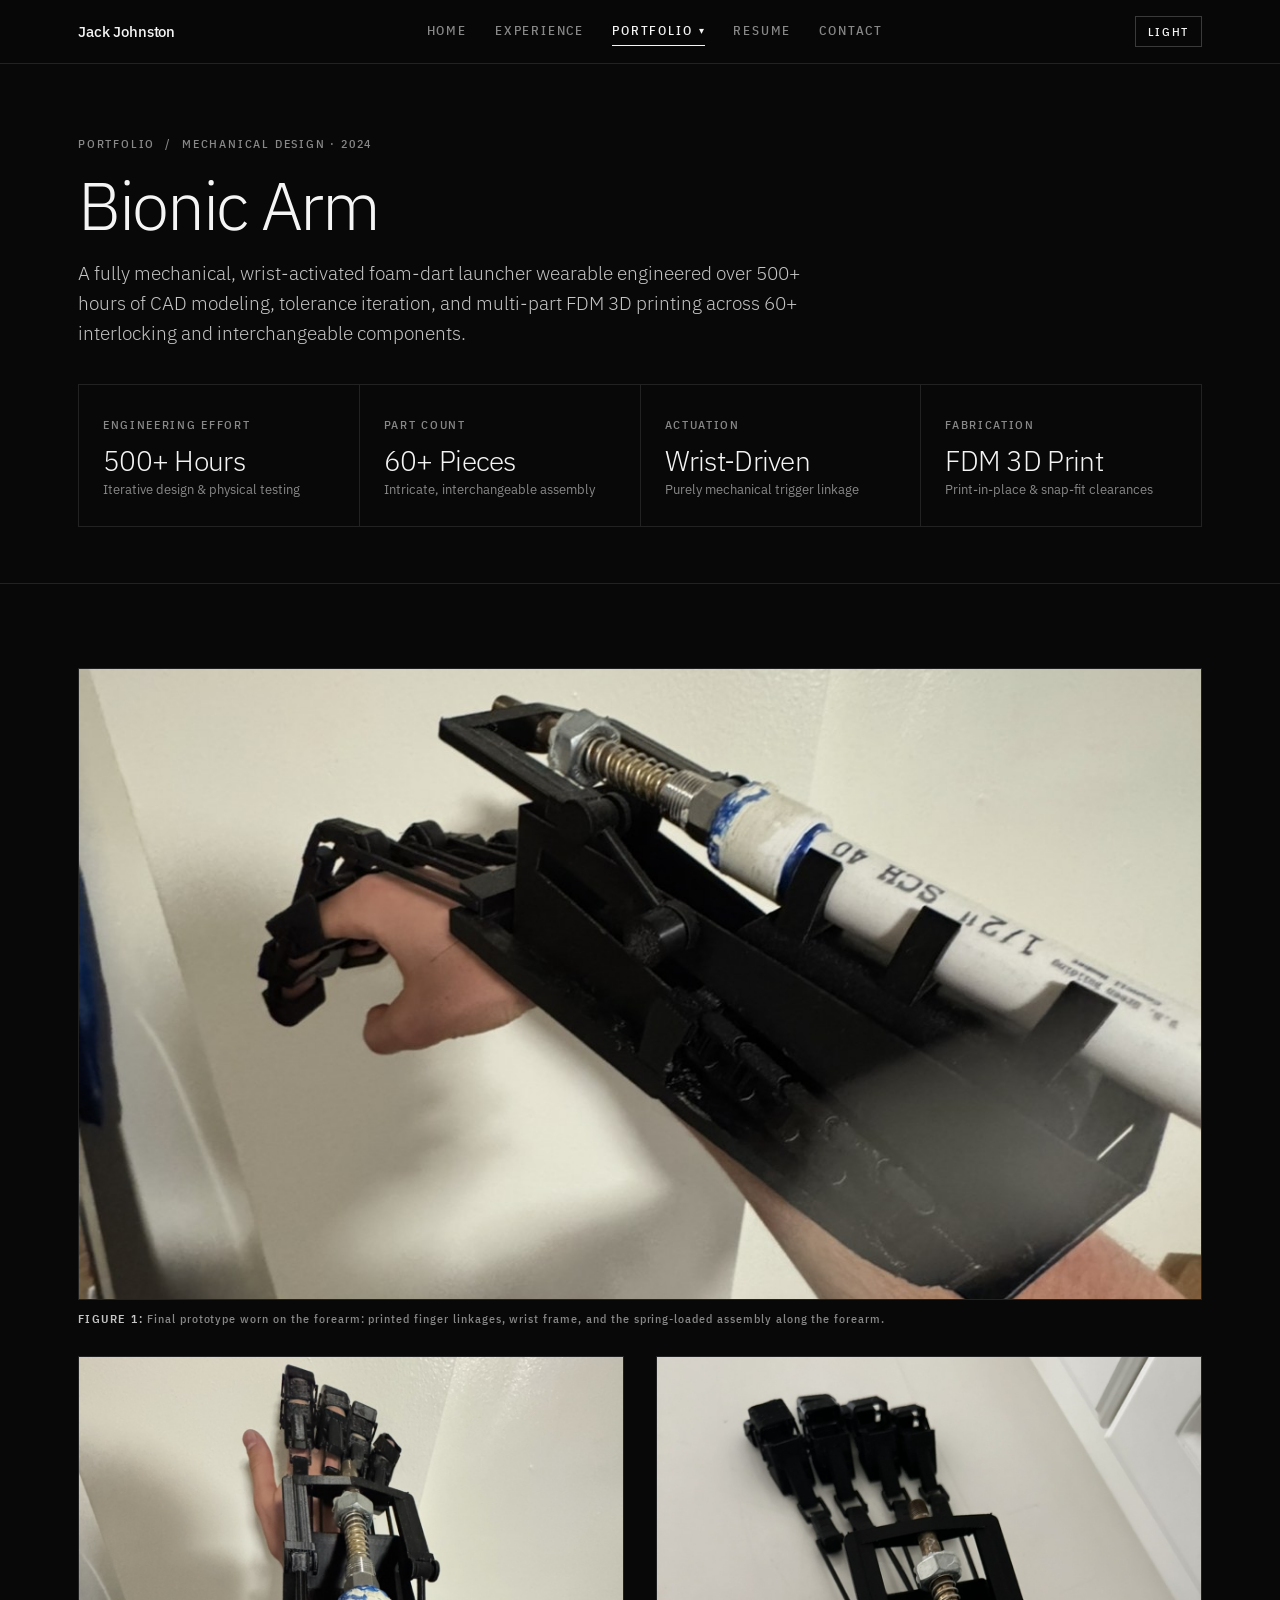
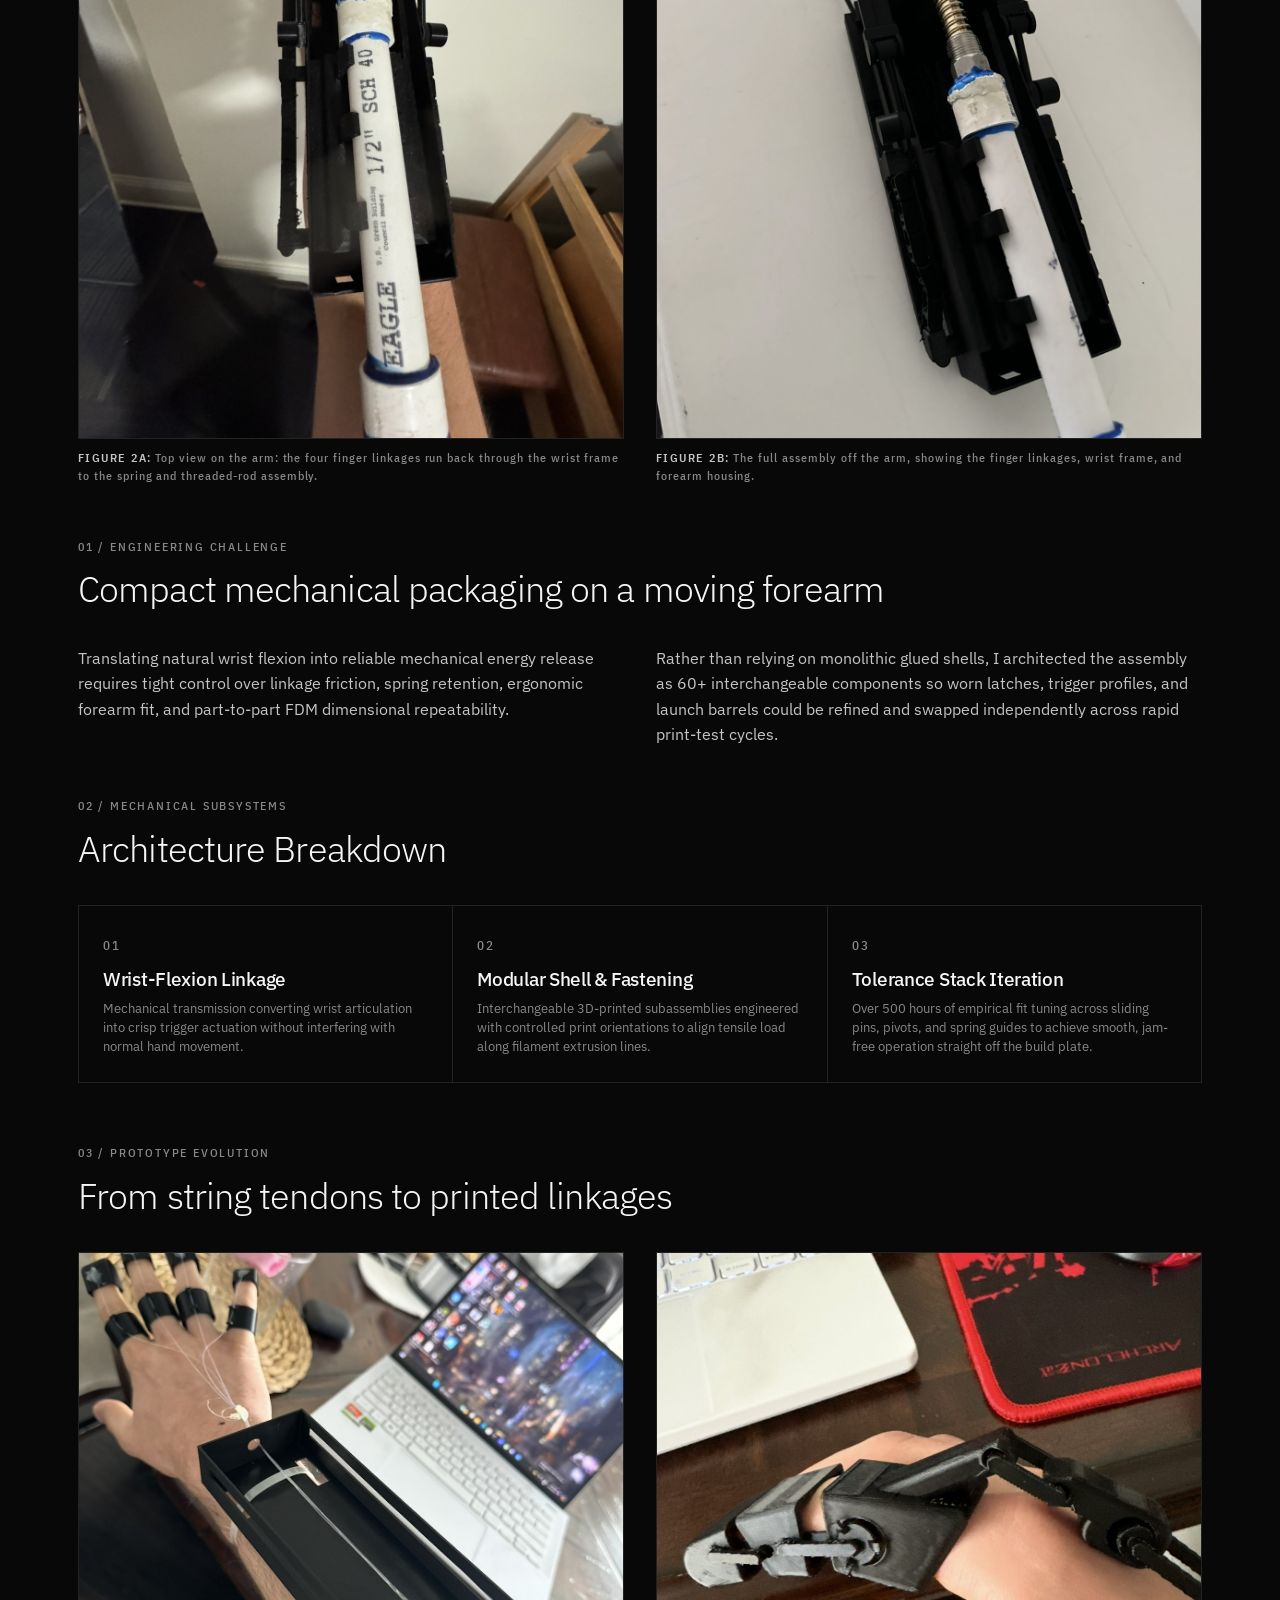
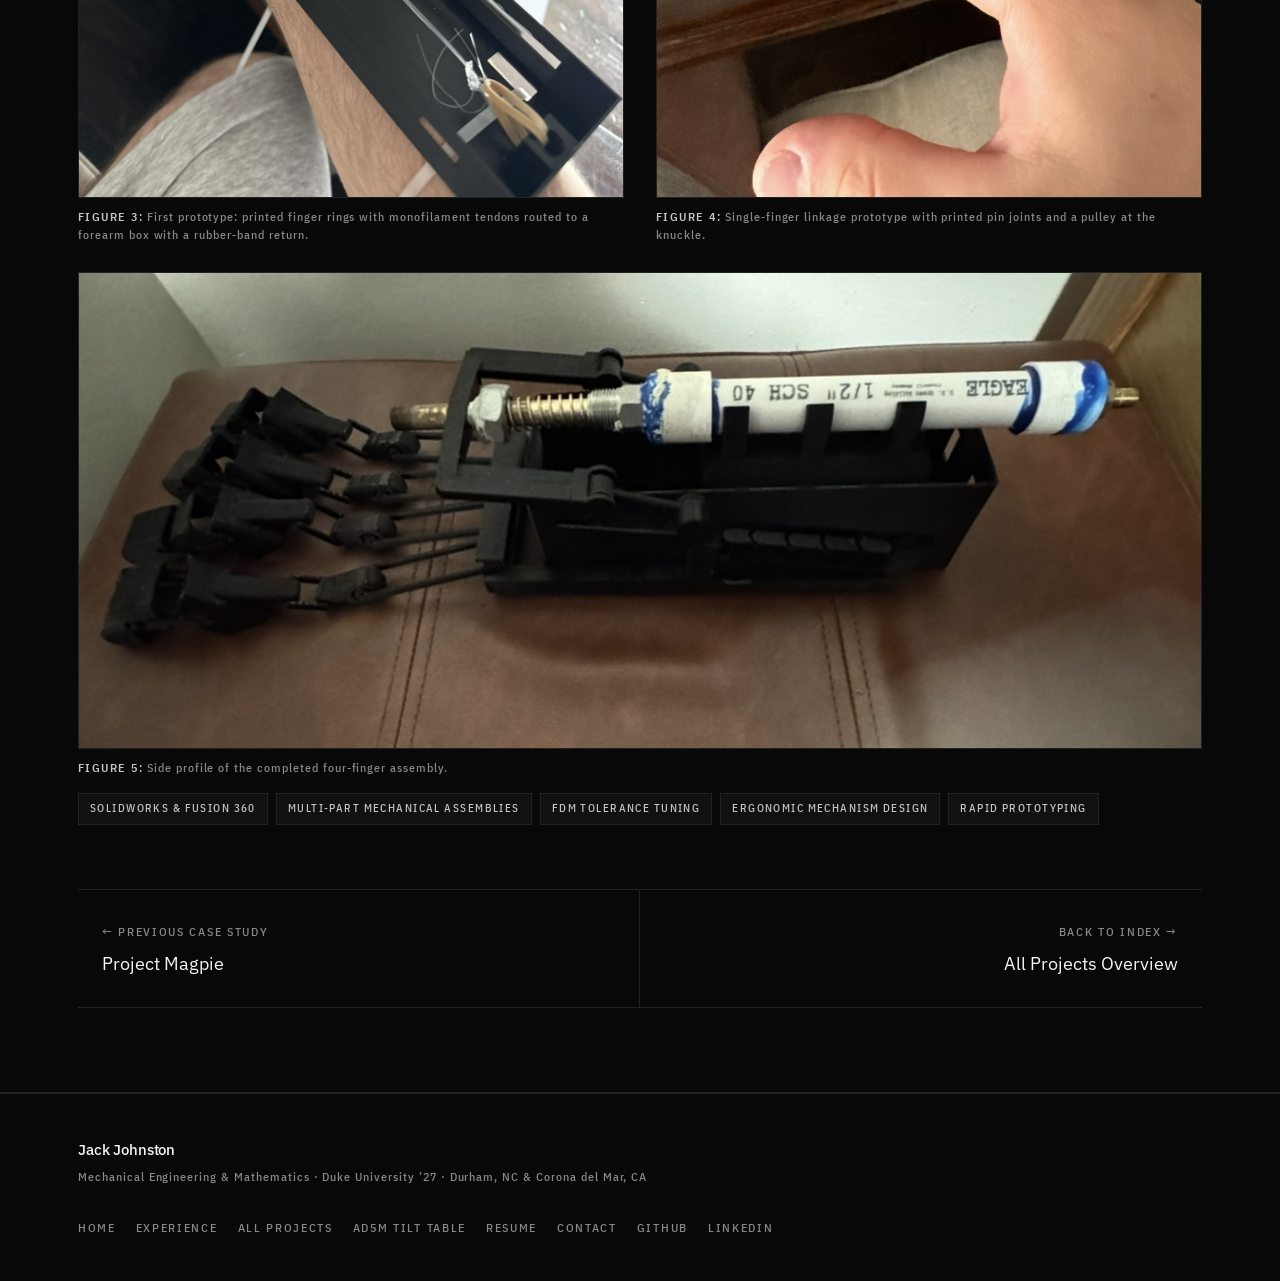
<file: bionic-arm.html>
<!DOCTYPE html>
<html lang="en" data-theme="dark">
<head>
  <meta charset="UTF-8">
  <meta name="viewport" content="width=device-width, initial-scale=1.0">
  <title>Bionic Arm — Jack Johnston</title>
  <link rel="preconnect" href="https://fonts.googleapis.com">
  <link rel="preconnect" href="https://fonts.gstatic.com" crossorigin>
  <link href="https://fonts.googleapis.com/css2?family=IBM+Plex+Sans+Condensed:wght@400;500;600&family=IBM+Plex+Sans:wght@300;400;500;600&display=swap" rel="stylesheet">
  <link rel="stylesheet" href="styles.css">
</head>
<body>
  <header class="site-header">
    <div class="container nav-inner">
      <a href="index.html" class="brand">Jack Johnston</a>
      <nav class="nav-links" aria-label="Primary">
        <a href="index.html" class="nav-link">Home</a>
        <a href="experience.html" class="nav-link">Experience</a>
        <div class="nav-dropdown">
          <button type="button" class="nav-link active" data-dropdown-trigger aria-haspopup="true">
            Portfolio <span class="dropdown-caret">&#9662;</span>
          </button>
          <div class="dropdown-menu" role="menu">
            <a href="projects.html" class="dropdown-item" role="menuitem">
              <span class="dropdown-title">All Projects Overview</span>
              <span class="dropdown-sub">Index &amp; Specification Matrix</span>
            </a>
            <a href="tilt-table.html" class="dropdown-item" role="menuitem">
              <span class="dropdown-title">3-D Printer 5-Axis Modular Upgrade</span>
              <span class="dropdown-sub">Flagship &middot; Rev. V6 &middot; Klipper</span>
            </a>
            <a href="magpie.html" class="dropdown-item" role="menuitem">
              <span class="dropdown-title">Project Magpie</span>
              <span class="dropdown-sub">MagPick MP-340 &middot; Sorting Robot</span>
            </a>
            <a href="bionic-arm.html" class="dropdown-item active" role="menuitem">
              <span class="dropdown-title">Bionic Arm</span>
              <span class="dropdown-sub">60+ Parts &middot; 500+ Hours</span>
            </a>
          </div>
        </div>
        <a href="resume.html" class="nav-link">Resume</a>
        <a href="contact.html" class="nav-link">Contact</a>
      </nav>
      <div class="nav-actions">
        <button type="button" class="theme-toggle" data-theme-toggle>Light</button>
        <button type="button" class="mobile-menu-btn" data-mobile-toggle>Menu</button>
      </div>
    </div>
  </header>

  <nav class="mobile-drawer" data-mobile-drawer aria-label="Mobile Navigation">
    <a href="index.html" class="">Home</a>
    <a href="experience.html" class="">Experience</a>
    <a href="projects.html" class="">Portfolio &mdash; All Projects</a>
    <a href="tilt-table.html" class="sub">3-D Printer 5-Axis Modular Upgrade</a>
    <a href="magpie.html" class="sub">Project Magpie</a>
    <a href="bionic-arm.html" class="sub active">Bionic Arm</a>
    <a href="resume.html" class="">Resume</a>
    <a href="contact.html" class="">Contact</a>
  </nav>

  <main>

    <section class="page-hero">
      <div class="container">
        <div class="breadcrumb">
          <a href="projects.html" class="eyebrow">Portfolio</a>
          <span class="eyebrow">/</span>
          <span class="eyebrow">Mechanical Design &middot; 2024</span>
        </div>
        <h1>Bionic Arm</h1>
        <p class="lead" style="max-width:740px;margin-top:18px;">
          A fully mechanical, wrist-activated foam-dart launcher wearable engineered over 500+
          hours of CAD modeling, tolerance iteration, and multi-part FDM 3D printing across 60+
          interlocking and interchangeable components.
        </p>

        <div class="hairline-grid cols-4" style="margin-top:36px;">
          <div class="hairline-cell"><span class="label">Engineering Effort</span><div class="metric-val">500+ Hours</div><div class="metric-sub">Iterative design &amp; physical testing</div></div>
          <div class="hairline-cell"><span class="label">Part Count</span><div class="metric-val">60+ Pieces</div><div class="metric-sub">Intricate, interchangeable assembly</div></div>
          <div class="hairline-cell"><span class="label">Actuation</span><div class="metric-val">Wrist-Driven</div><div class="metric-sub">Purely mechanical trigger linkage</div></div>
          <div class="hairline-cell"><span class="label">Fabrication</span><div class="metric-val">FDM 3D Print</div><div class="metric-sub">Print-in-place &amp; snap-fit clearances</div></div>
        </div>
      </div>
    </section>

    <section class="section">
      <div class="container">
        <div style="margin-bottom:28px;">
          <figure class="figure-card">
  <div class="photo-slot ratio-16-9" data-photo-slot="bionic-hero" data-default-src="images/bionic-hero.jpg" data-default-bw="false">
    <img class="slot-img" alt="Bionic arm prototype worn on the forearm, side view">
    <div class="slot-placeholder">
      <span class="eyebrow">Prototype Photo &middot; Hero</span>
      <div class="slot-title">Bionic Arm — Complete Wearable Assembly</div>
      <div class="slot-desc">Place images/bionic-hero.jpg in images/ (or drag a photo here) showing the assembled wrist-mounted mechanism.</div>
      <button type="button" class="btn btn-sm" data-slot-upload>Select or Drop Photo</button>
    </div>
    <div class="slot-controls">
      <button type="button" class="slot-ctrl-btn" data-slot-bw>B&amp;W</button>
      <button type="button" class="slot-ctrl-btn" data-slot-fit>Fit</button>
      <button type="button" class="slot-ctrl-btn" data-slot-upload>Replace</button>
      <button type="button" class="slot-ctrl-btn" data-slot-clear>Clear</button>
    </div>
    <input type="file" accept="image/*" class="slot-input">
  </div>
  <figcaption class="caption"><strong>Figure 1:</strong> Final prototype worn on the forearm: printed finger linkages, wrist frame, and the spring-loaded assembly along the forearm.</figcaption>
</figure>
        </div>

        <div class="grid-2" style="margin-bottom:48px;">
          <figure class="figure-card">
  <div class="photo-slot ratio-4-5" data-photo-slot="bionic-detail-1" data-default-src="images/bionic-detail-1.jpg" data-default-bw="false">
    <img class="slot-img" alt="Top view of the bionic arm worn on the forearm">
    <div class="slot-placeholder">
      <span class="eyebrow">Detail Photo 1</span>
      <div class="slot-title">Internal Trigger &amp; Spring Linkage</div>
      <div class="slot-desc">Place images/bionic-detail-1.jpg in images/ showing internal gears, ratchets, or trigger mechanics.</div>
      <button type="button" class="btn btn-sm" data-slot-upload>Select or Drop Photo</button>
    </div>
    <div class="slot-controls">
      <button type="button" class="slot-ctrl-btn" data-slot-bw>B&amp;W</button>
      <button type="button" class="slot-ctrl-btn" data-slot-fit>Fit</button>
      <button type="button" class="slot-ctrl-btn" data-slot-upload>Replace</button>
      <button type="button" class="slot-ctrl-btn" data-slot-clear>Clear</button>
    </div>
    <input type="file" accept="image/*" class="slot-input">
  </div>
  <figcaption class="caption"><strong>Figure 2A:</strong> Top view on the arm: the four finger linkages run back through the wrist frame to the spring and threaded-rod assembly.</figcaption>
</figure>
          <figure class="figure-card">
  <div class="photo-slot ratio-4-5" data-photo-slot="bionic-detail-2" data-default-src="images/bionic-detail-2.jpg" data-default-bw="false">
    <img class="slot-img" alt="Bionic arm assembly laid flat, top view">
    <div class="slot-placeholder">
      <span class="eyebrow">Detail Photo 2</span>
      <div class="slot-title">Exploded / Modular Component Layout</div>
      <div class="slot-desc">Place images/bionic-detail-2.jpg in images/ showing the 60+ modular interchangeable printed parts.</div>
      <button type="button" class="btn btn-sm" data-slot-upload>Select or Drop Photo</button>
    </div>
    <div class="slot-controls">
      <button type="button" class="slot-ctrl-btn" data-slot-bw>B&amp;W</button>
      <button type="button" class="slot-ctrl-btn" data-slot-fit>Fit</button>
      <button type="button" class="slot-ctrl-btn" data-slot-upload>Replace</button>
      <button type="button" class="slot-ctrl-btn" data-slot-clear>Clear</button>
    </div>
    <input type="file" accept="image/*" class="slot-input">
  </div>
  <figcaption class="caption"><strong>Figure 2B:</strong> The full assembly off the arm, showing the finger linkages, wrist frame, and forearm housing.</figcaption>
</figure>
        </div>

        <div class="section-header-stack">
          <span class="eyebrow">01 / Engineering Challenge</span>
          <h2>Compact mechanical packaging on a moving forearm</h2>
        </div>
        <div class="grid-2" style="margin-bottom:44px;">
          <p>
            Translating natural wrist flexion into reliable mechanical energy release requires tight
            control over linkage friction, spring retention, ergonomic forearm fit, and part-to-part
            FDM dimensional repeatability.
          </p>
          <p>
            Rather than relying on monolithic glued shells, I architected the assembly as 60+
            interchangeable components so worn latches, trigger profiles, and launch barrels could
            be refined and swapped independently across rapid print-test cycles.
          </p>
        </div>

        <div class="section-header-stack">
          <span class="eyebrow">02 / Mechanical Subsystems</span>
          <h2>Architecture Breakdown</h2>
        </div>
        <div class="hairline-grid cols-3">
          <div class="hairline-cell">
            <span class="index-num">01</span>
            <h3 style="margin:10px 0 8px;">Wrist-Flexion Linkage</h3>
            <p class="metric-sub">Mechanical transmission converting wrist articulation into crisp trigger actuation without interfering with normal hand movement.</p>
          </div>
          <div class="hairline-cell">
            <span class="index-num">02</span>
            <h3 style="margin:10px 0 8px;">Modular Shell &amp; Fastening</h3>
            <p class="metric-sub">Interchangeable 3D-printed subassemblies engineered with controlled print orientations to align tensile load along filament extrusion lines.</p>
          </div>
          <div class="hairline-cell">
            <span class="index-num">03</span>
            <h3 style="margin:10px 0 8px;">Tolerance Stack Iteration</h3>
            <p class="metric-sub">Over 500 hours of empirical fit tuning across sliding pins, pivots, and spring guides to achieve smooth, jam-free operation straight off the build plate.</p>
          </div>
        </div>

        <div class="section-header-stack" style="margin-top:56px;">
          <span class="eyebrow">03 / Prototype Evolution</span>
          <h2>From string tendons to printed linkages</h2>
        </div>
        <div class="grid-2" style="margin-bottom:28px;">
          <figure class="figure-card">
            <div class="figure-frame flush">
              <img src="images/bionic/early-tendon-prototype.jpg" alt="Early prototype with finger rings and monofilament tendons to a forearm box" style="max-height:none;" loading="lazy">
            </div>
            <figcaption class="caption"><strong>Figure 3:</strong> First prototype: printed finger rings with monofilament tendons routed to a forearm box with a rubber-band return.</figcaption>
          </figure>
          <figure class="figure-card">
            <div class="figure-frame flush">
              <img src="images/bionic/finger-linkage-prototype.jpg" alt="Single-finger printed linkage prototype worn on the index finger" style="max-height:none;" loading="lazy">
            </div>
            <figcaption class="caption"><strong>Figure 4:</strong> Single-finger linkage prototype with printed pin joints and a pulley at the knuckle.</figcaption>
          </figure>
        </div>
        <figure class="figure-card" style="margin-bottom:8px;">
          <div class="figure-frame flush">
            <img src="images/bionic/side-profile.jpg" alt="Completed bionic arm assembly, side profile" style="max-height:none;" loading="lazy">
          </div>
          <figcaption class="caption"><strong>Figure 5:</strong> Side profile of the completed four-finger assembly.</figcaption>
        </figure>

        <div class="tag-list">
          <span class="tag-chip">SolidWorks &amp; Fusion 360</span>
          <span class="tag-chip">Multi-Part Mechanical Assemblies</span>
          <span class="tag-chip">FDM Tolerance Tuning</span>
          <span class="tag-chip">Ergonomic Mechanism Design</span>
          <span class="tag-chip">Rapid Prototyping</span>
        </div>

        <div class="project-pagination">
          <a href="magpie.html" class="pag-link">
            <span class="label">&larr; Previous Case Study</span>
            <span class="pag-title">Project Magpie</span>
          </a>
          <a href="projects.html" class="pag-link">
            <span class="label">Back to Index &rarr;</span>
            <span class="pag-title">All Projects Overview</span>
          </a>
        </div>
      </div>
    </section>

  </main>

  <footer class="site-footer">
    <div class="container footer-grid">
      <div>
        <div class="brand">Jack Johnston</div>
        <div class="caption" style="margin-top:6px;">
          Mechanical Engineering &amp; Mathematics &middot; Duke University &rsquo;27 &middot; Durham, NC &amp; Corona del Mar, CA
        </div>
      </div>
      <div class="footer-links">
        <a href="index.html">Home</a>
        <a href="experience.html">Experience</a>
        <a href="projects.html">All Projects</a>
        <a href="tilt-table.html">AD5M Tilt Table</a>
        <a href="resume.html">Resume</a>
        <a href="contact.html">Contact</a>
        <a href="https://github.com/jojcdm" target="_blank" rel="noopener">GitHub</a>
        <a href="https://www.linkedin.com/in/jack-johnston-b060a22b8" target="_blank" rel="noopener">LinkedIn</a>
      </div>
    </div>
  </footer>
  <script src="app.js"></script>
</body>
</html>
</file>
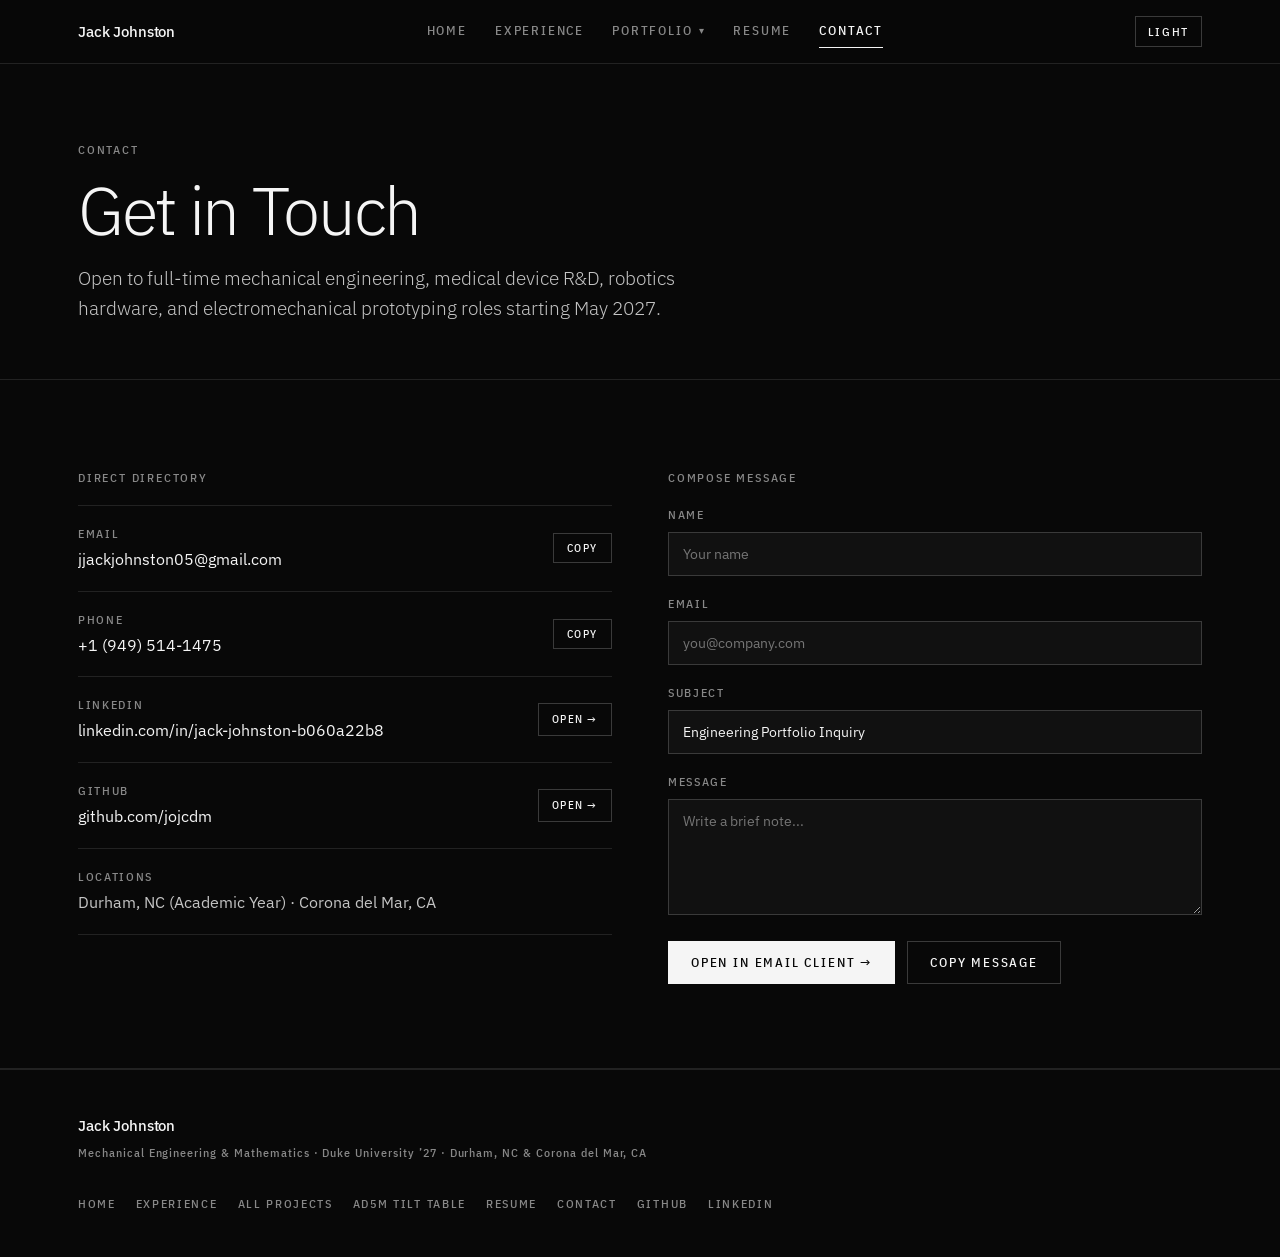
<file: contact.html>
<!DOCTYPE html>
<html lang="en" data-theme="dark">
<head>
  <meta charset="UTF-8">
  <meta name="viewport" content="width=device-width, initial-scale=1.0">
  <title>Contact — Jack Johnston</title>
  <link rel="preconnect" href="https://fonts.googleapis.com">
  <link rel="preconnect" href="https://fonts.gstatic.com" crossorigin>
  <link href="https://fonts.googleapis.com/css2?family=IBM+Plex+Sans+Condensed:wght@400;500;600&family=IBM+Plex+Sans:wght@300;400;500;600&display=swap" rel="stylesheet">
  <link rel="stylesheet" href="styles.css">
</head>
<body>
  <header class="site-header">
    <div class="container nav-inner">
      <a href="index.html" class="brand">Jack Johnston</a>
      <nav class="nav-links" aria-label="Primary">
        <a href="index.html" class="nav-link">Home</a>
        <a href="experience.html" class="nav-link">Experience</a>
        <div class="nav-dropdown">
          <button type="button" class="nav-link" data-dropdown-trigger aria-haspopup="true">
            Portfolio <span class="dropdown-caret">&#9662;</span>
          </button>
          <div class="dropdown-menu" role="menu">
            <a href="projects.html" class="dropdown-item" role="menuitem">
              <span class="dropdown-title">All Projects Overview</span>
              <span class="dropdown-sub">Index &amp; Specification Matrix</span>
            </a>
            <a href="tilt-table.html" class="dropdown-item" role="menuitem">
              <span class="dropdown-title">3-D Printer 5-Axis Modular Upgrade</span>
              <span class="dropdown-sub">Flagship &middot; Rev. V6 &middot; Klipper</span>
            </a>
            <a href="magpie.html" class="dropdown-item" role="menuitem">
              <span class="dropdown-title">Project Magpie</span>
              <span class="dropdown-sub">MagPick MP-340 &middot; Sorting Robot</span>
            </a>
            <a href="bionic-arm.html" class="dropdown-item" role="menuitem">
              <span class="dropdown-title">Bionic Arm</span>
              <span class="dropdown-sub">60+ Parts &middot; 500+ Hours</span>
            </a>
          </div>
        </div>
        <a href="resume.html" class="nav-link">Resume</a>
        <a href="contact.html" class="nav-link active">Contact</a>
      </nav>
      <div class="nav-actions">
        <button type="button" class="theme-toggle" data-theme-toggle>Light</button>
        <button type="button" class="mobile-menu-btn" data-mobile-toggle>Menu</button>
      </div>
    </div>
  </header>

  <nav class="mobile-drawer" data-mobile-drawer aria-label="Mobile Navigation">
    <a href="index.html" class="">Home</a>
    <a href="experience.html" class="">Experience</a>
    <a href="projects.html" class="">Portfolio &mdash; All Projects</a>
    <a href="tilt-table.html" class="sub">3-D Printer 5-Axis Modular Upgrade</a>
    <a href="magpie.html" class="sub">Project Magpie</a>
    <a href="bionic-arm.html" class="sub">Bionic Arm</a>
    <a href="resume.html" class="">Resume</a>
    <a href="contact.html" class="active">Contact</a>
  </nav>

  <main>

    <section class="page-hero">
      <div class="container">
        <span class="eyebrow">Contact</span>
        <h1 style="margin:14px 0 18px;">Get in Touch</h1>
        <p class="lead" style="max-width:620px;">
          Open to full-time mechanical engineering, medical device R&amp;D, robotics hardware,
          and electromechanical prototyping roles starting May 2027.
        </p>
      </div>
    </section>

    <section class="section">
      <div class="container grid-2" style="gap:56px;align-items:start;">
        <div>
          <span class="eyebrow" style="margin-bottom:18px;">Direct Directory</span>

          <div class="directory-row">
            <div>
              <div class="label">Email</div>
              <div style="margin-top:4px;"><a href="mailto:jjackjohnston05@gmail.com">jjackjohnston05@gmail.com</a></div>
            </div>
            <button type="button" class="btn btn-sm" data-copy="jjackjohnston05@gmail.com">Copy</button>
          </div>

          <div class="directory-row">
            <div>
              <div class="label">Phone</div>
              <div style="margin-top:4px;"><a href="tel:+19495141475">+1 (949) 514-1475</a></div>
            </div>
            <button type="button" class="btn btn-sm" data-copy="+1 (949) 514-1475">Copy</button>
          </div>

          <div class="directory-row">
            <div>
              <div class="label">LinkedIn</div>
              <div style="margin-top:4px;"><a href="https://www.linkedin.com/in/jack-johnston-b060a22b8" target="_blank" rel="noopener">linkedin.com/in/jack-johnston-b060a22b8</a></div>
            </div>
            <a href="https://www.linkedin.com/in/jack-johnston-b060a22b8" target="_blank" rel="noopener" class="btn btn-sm">Open &rarr;</a>
          </div>

          <div class="directory-row">
            <div>
              <div class="label">GitHub</div>
              <div style="margin-top:4px;"><a href="https://github.com/jojcdm" target="_blank" rel="noopener">github.com/jojcdm</a></div>
            </div>
            <a href="https://github.com/jojcdm" target="_blank" rel="noopener" class="btn btn-sm">Open &rarr;</a>
          </div>

          <div class="directory-row">
            <div>
              <div class="label">Locations</div>
              <div style="margin-top:4px;color:var(--text-secondary);">Durham, NC (Academic Year) &middot; Corona del Mar, CA</div>
            </div>
          </div>
        </div>

        <div>
          <span class="eyebrow" style="margin-bottom:18px;">Compose Message</span>
          <form data-contact-form>
            <div class="form-field">
              <label for="c-name">Name</label>
              <input id="c-name" type="text" placeholder="Your name">
            </div>
            <div class="form-field">
              <label for="c-email">Email</label>
              <input id="c-email" type="email" placeholder="you@company.com">
            </div>
            <div class="form-field">
              <label for="c-subject">Subject</label>
              <input id="c-subject" type="text" value="Engineering Portfolio Inquiry">
            </div>
            <div class="form-field">
              <label for="c-message">Message</label>
              <textarea id="c-message" rows="5" placeholder="Write a brief note..."></textarea>
            </div>
            <div class="btn-row">
              <button type="submit" class="btn btn-primary" data-mailto-btn>Open in Email Client &rarr;</button>
              <button type="button" class="btn" data-copy-msg-btn>Copy Message</button>
            </div>
          </form>
        </div>
      </div>
    </section>

  </main>

  <footer class="site-footer">
    <div class="container footer-grid">
      <div>
        <div class="brand">Jack Johnston</div>
        <div class="caption" style="margin-top:6px;">
          Mechanical Engineering &amp; Mathematics &middot; Duke University &rsquo;27 &middot; Durham, NC &amp; Corona del Mar, CA
        </div>
      </div>
      <div class="footer-links">
        <a href="index.html">Home</a>
        <a href="experience.html">Experience</a>
        <a href="projects.html">All Projects</a>
        <a href="tilt-table.html">AD5M Tilt Table</a>
        <a href="resume.html">Resume</a>
        <a href="contact.html">Contact</a>
        <a href="https://github.com/jojcdm" target="_blank" rel="noopener">GitHub</a>
        <a href="https://www.linkedin.com/in/jack-johnston-b060a22b8" target="_blank" rel="noopener">LinkedIn</a>
      </div>
    </div>
  </footer>
  <script src="app.js"></script>
</body>
</html>
</file>
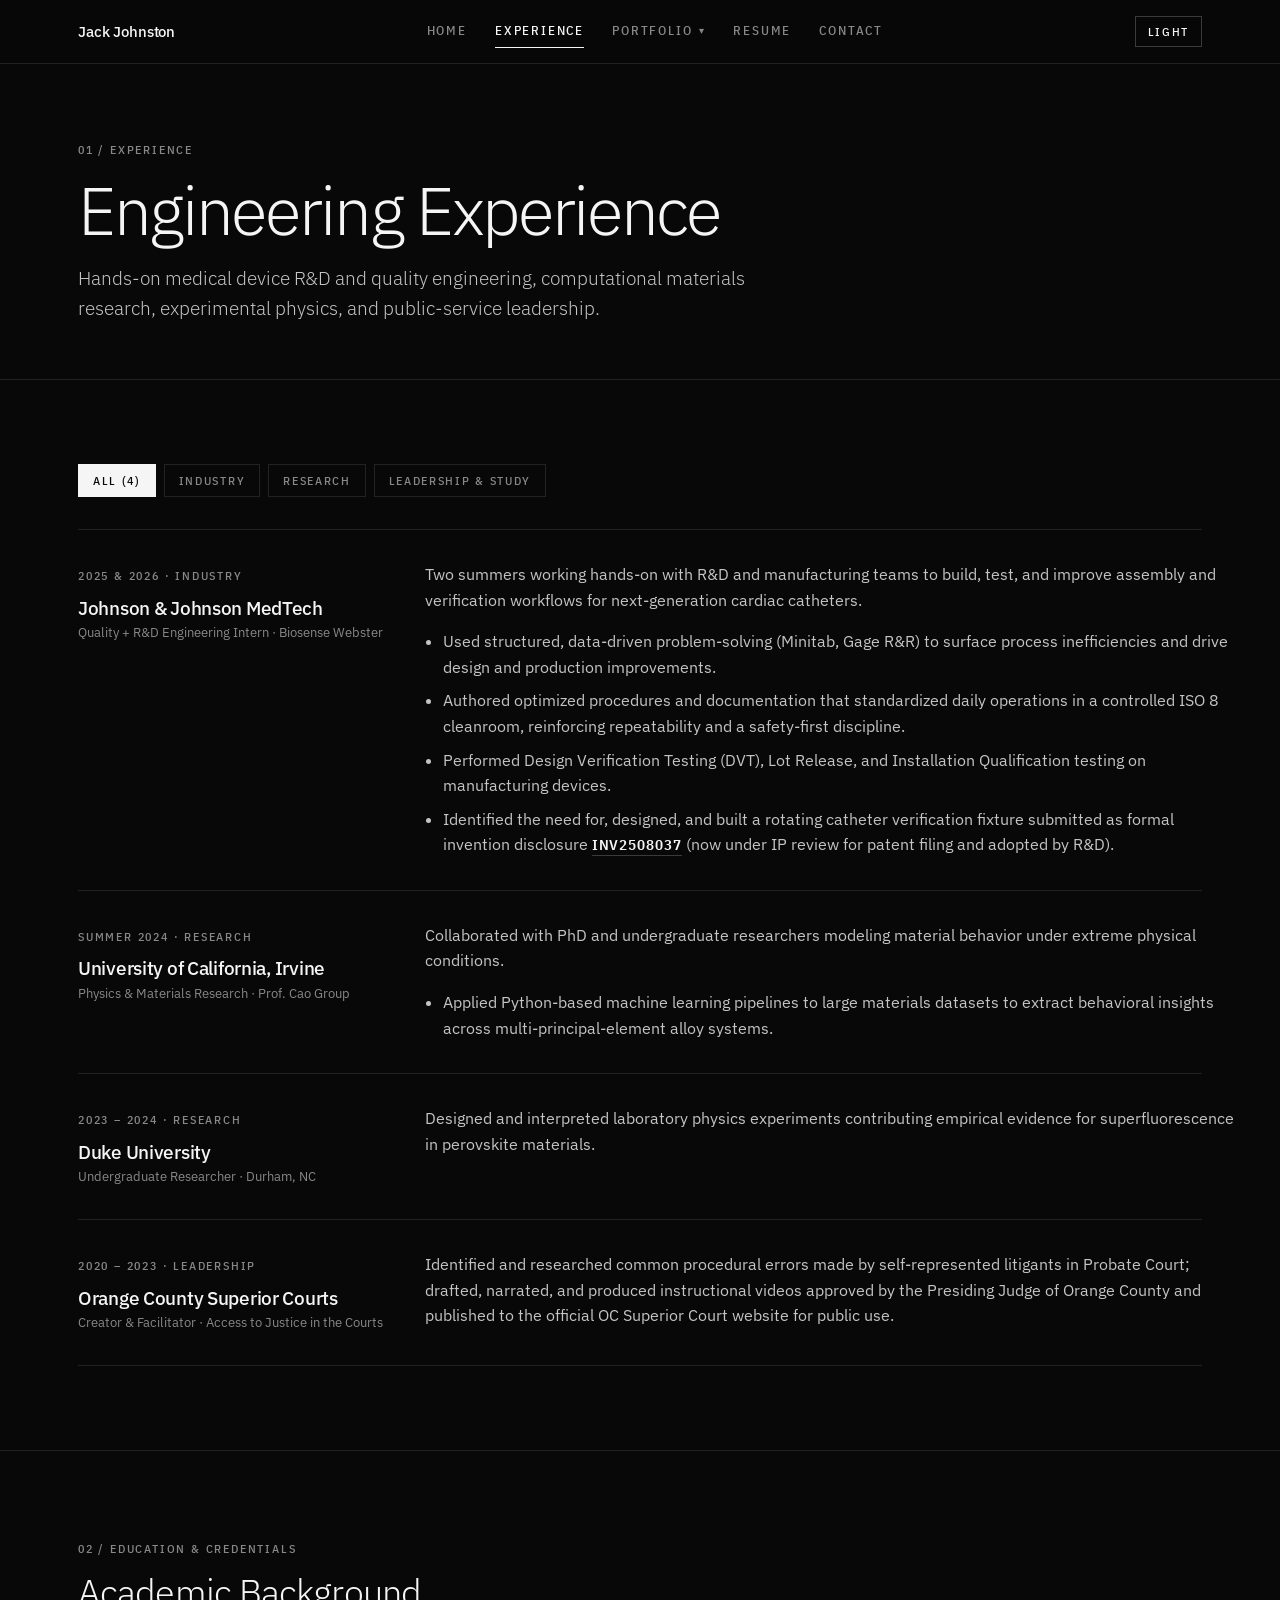
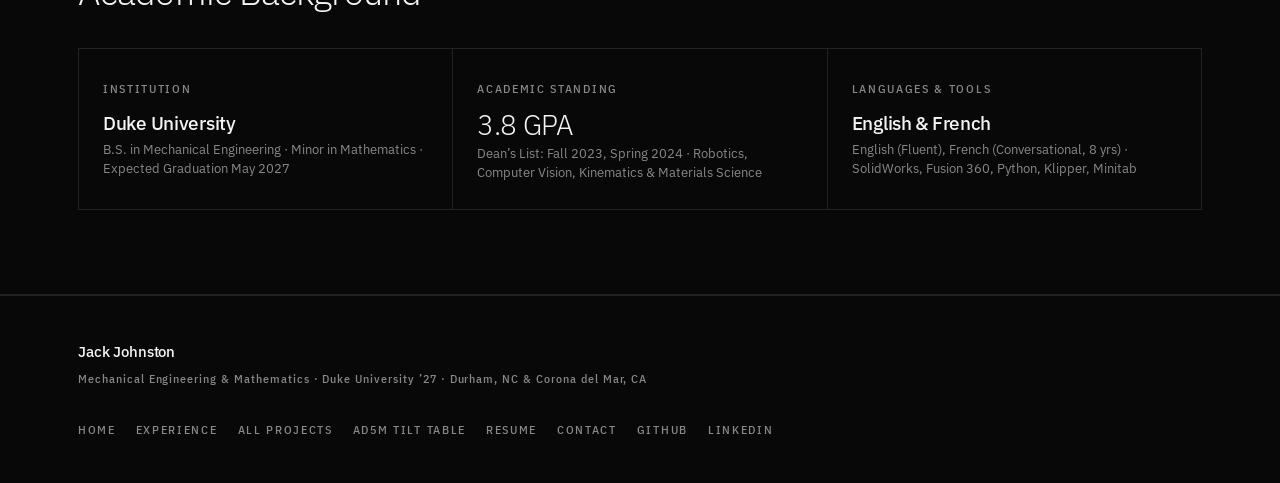
<file: experience.html>
<!DOCTYPE html>
<html lang="en" data-theme="dark">
<head>
  <meta charset="UTF-8">
  <meta name="viewport" content="width=device-width, initial-scale=1.0">
  <title>Experience — Jack Johnston</title>
  <link rel="preconnect" href="https://fonts.googleapis.com">
  <link rel="preconnect" href="https://fonts.gstatic.com" crossorigin>
  <link href="https://fonts.googleapis.com/css2?family=IBM+Plex+Sans+Condensed:wght@400;500;600&family=IBM+Plex+Sans:wght@300;400;500;600&display=swap" rel="stylesheet">
  <link rel="stylesheet" href="styles.css">
</head>
<body>
  <header class="site-header">
    <div class="container nav-inner">
      <a href="index.html" class="brand">Jack Johnston</a>
      <nav class="nav-links" aria-label="Primary">
        <a href="index.html" class="nav-link">Home</a>
        <a href="experience.html" class="nav-link active">Experience</a>
        <div class="nav-dropdown">
          <button type="button" class="nav-link" data-dropdown-trigger aria-haspopup="true">
            Portfolio <span class="dropdown-caret">&#9662;</span>
          </button>
          <div class="dropdown-menu" role="menu">
            <a href="projects.html" class="dropdown-item" role="menuitem">
              <span class="dropdown-title">All Projects Overview</span>
              <span class="dropdown-sub">Index &amp; Specification Matrix</span>
            </a>
            <a href="tilt-table.html" class="dropdown-item" role="menuitem">
              <span class="dropdown-title">3-D Printer 5-Axis Modular Upgrade</span>
              <span class="dropdown-sub">Flagship &middot; Rev. V6 &middot; Klipper</span>
            </a>
            <a href="magpie.html" class="dropdown-item" role="menuitem">
              <span class="dropdown-title">Project Magpie</span>
              <span class="dropdown-sub">MagPick MP-340 &middot; Sorting Robot</span>
            </a>
            <a href="bionic-arm.html" class="dropdown-item" role="menuitem">
              <span class="dropdown-title">Bionic Arm</span>
              <span class="dropdown-sub">60+ Parts &middot; 500+ Hours</span>
            </a>
          </div>
        </div>
        <a href="resume.html" class="nav-link">Resume</a>
        <a href="contact.html" class="nav-link">Contact</a>
      </nav>
      <div class="nav-actions">
        <button type="button" class="theme-toggle" data-theme-toggle>Light</button>
        <button type="button" class="mobile-menu-btn" data-mobile-toggle>Menu</button>
      </div>
    </div>
  </header>

  <nav class="mobile-drawer" data-mobile-drawer aria-label="Mobile Navigation">
    <a href="index.html" class="">Home</a>
    <a href="experience.html" class="active">Experience</a>
    <a href="projects.html" class="">Portfolio &mdash; All Projects</a>
    <a href="tilt-table.html" class="sub">3-D Printer 5-Axis Modular Upgrade</a>
    <a href="magpie.html" class="sub">Project Magpie</a>
    <a href="bionic-arm.html" class="sub">Bionic Arm</a>
    <a href="resume.html" class="">Resume</a>
    <a href="contact.html" class="">Contact</a>
  </nav>

  <main>

    <section class="page-hero">
      <div class="container">
        <span class="eyebrow">01 / Experience</span>
        <h1 style="margin:14px 0 18px;">Engineering Experience</h1>
        <p class="lead" style="max-width:680px;">
          Hands-on medical device R&amp;D and quality engineering, computational materials research,
          experimental physics, and public-service leadership.
        </p>
      </div>
    </section>

    <section class="section">
      <div class="container">
        <div class="filter-bar" data-filter-group=".exp-item">
          <button type="button" class="filter-btn active" data-filter="all">All (4)</button>
          <button type="button" class="filter-btn" data-filter="industry">Industry</button>
          <button type="button" class="filter-btn" data-filter="research">Research</button>
          <button type="button" class="filter-btn" data-filter="leadership">Leadership &amp; Study</button>
        </div>

        <div class="timeline-row exp-item" data-category="industry">
          <div>
            <span class="eyebrow">2025 &amp; 2026 &middot; Industry</span>
            <h3 style="margin-top:8px;">Johnson &amp; Johnson MedTech</h3>
            <div class="metric-sub" style="margin-top:4px;">Quality + R&amp;D Engineering Intern &middot; Biosense Webster</div>
          </div>
          <div>
            <p>Two summers working hands-on with R&amp;D and manufacturing teams to build, test, and improve assembly and verification workflows for next-generation cardiac catheters.</p>
            <ul class="clean-list">
              <li>Used structured, data-driven problem-solving (Minitab, Gage R&amp;R) to surface process inefficiencies and drive design and production improvements.</li>
              <li>Authored optimized procedures and documentation that standardized daily operations in a controlled ISO 8 cleanroom, reinforcing repeatability and a safety-first discipline.</li>
              <li>Performed Design Verification Testing (DVT), Lot Release, and Installation Qualification testing on manufacturing devices.</li>
              <li>Identified the need for, designed, and built a rotating catheter verification fixture submitted as formal invention disclosure <span class="code-inline">INV2508037</span> (now under IP review for patent filing and adopted by R&amp;D).</li>
            </ul>
          </div>
        </div>


        <div class="timeline-row exp-item" data-category="research">
          <div>
            <span class="eyebrow">Summer 2024 &middot; Research</span>
            <h3 style="margin-top:8px;">University of California, Irvine</h3>
            <div class="metric-sub" style="margin-top:4px;">Physics &amp; Materials Research &middot; Prof. Cao Group</div>
          </div>
          <div>
            <p>Collaborated with PhD and undergraduate researchers modeling material behavior under extreme physical conditions.</p>
            <ul class="clean-list">
              <li>Applied Python-based machine learning pipelines to large materials datasets to extract behavioral insights across multi-principal-element alloy systems.</li>
            </ul>
          </div>
        </div>

        <div class="timeline-row exp-item" data-category="research">
          <div>
            <span class="eyebrow">2023 &ndash; 2024 &middot; Research</span>
            <h3 style="margin-top:8px;">Duke University</h3>
            <div class="metric-sub" style="margin-top:4px;">Undergraduate Researcher &middot; Durham, NC</div>
          </div>
          <div>
            <p>Designed and interpreted laboratory physics experiments contributing empirical evidence for superfluorescence in perovskite materials.</p>
          </div>
        </div>

        <div class="timeline-row exp-item" data-category="leadership">
          <div>
            <span class="eyebrow">2020 &ndash; 2023 &middot; Leadership</span>
            <h3 style="margin-top:8px;">Orange County Superior Courts</h3>
            <div class="metric-sub" style="margin-top:4px;">Creator &amp; Facilitator &middot; Access to Justice in the Courts</div>
          </div>
          <div>
            <p>Identified and researched common procedural errors made by self-represented litigants in Probate Court; drafted, narrated, and produced instructional videos approved by the Presiding Judge of Orange County and published to the official OC Superior Court website for public use.</p>
          </div>
        </div>
      </div>
    </section>

    <section class="section">
      <div class="container">
        <div class="section-header-stack">
          <span class="eyebrow">02 / Education &amp; Credentials</span>
          <h2>Academic Background</h2>
        </div>
        <div class="hairline-grid cols-3">
          <div class="hairline-cell">
            <span class="label">Institution</span>
            <h3 style="margin:10px 0 6px;">Duke University</h3>
            <p class="metric-sub">B.S. in Mechanical Engineering &middot; Minor in Mathematics &middot; Expected Graduation May 2027</p>
          </div>
          <div class="hairline-cell">
            <span class="label">Academic Standing</span>
            <div class="metric-val">3.8 GPA</div>
            <p class="metric-sub">Dean&rsquo;s List: Fall 2023, Spring 2024 &middot; Robotics, Computer Vision, Kinematics &amp; Materials Science</p>
          </div>
          <div class="hairline-cell">
            <span class="label">Languages &amp; Tools</span>
            <h3 style="margin:10px 0 6px;">English &amp; French</h3>
            <p class="metric-sub">English (Fluent), French (Conversational, 8 yrs) &middot; SolidWorks, Fusion 360, Python, Klipper, Minitab</p>
          </div>
        </div>
      </div>
    </section>

  </main>

  <footer class="site-footer">
    <div class="container footer-grid">
      <div>
        <div class="brand">Jack Johnston</div>
        <div class="caption" style="margin-top:6px;">
          Mechanical Engineering &amp; Mathematics &middot; Duke University &rsquo;27 &middot; Durham, NC &amp; Corona del Mar, CA
        </div>
      </div>
      <div class="footer-links">
        <a href="index.html">Home</a>
        <a href="experience.html">Experience</a>
        <a href="projects.html">All Projects</a>
        <a href="tilt-table.html">AD5M Tilt Table</a>
        <a href="resume.html">Resume</a>
        <a href="contact.html">Contact</a>
        <a href="https://github.com/jojcdm" target="_blank" rel="noopener">GitHub</a>
        <a href="https://www.linkedin.com/in/jack-johnston-b060a22b8" target="_blank" rel="noopener">LinkedIn</a>
      </div>
    </div>
  </footer>
  <script src="app.js"></script>
</body>
</html>
</file>
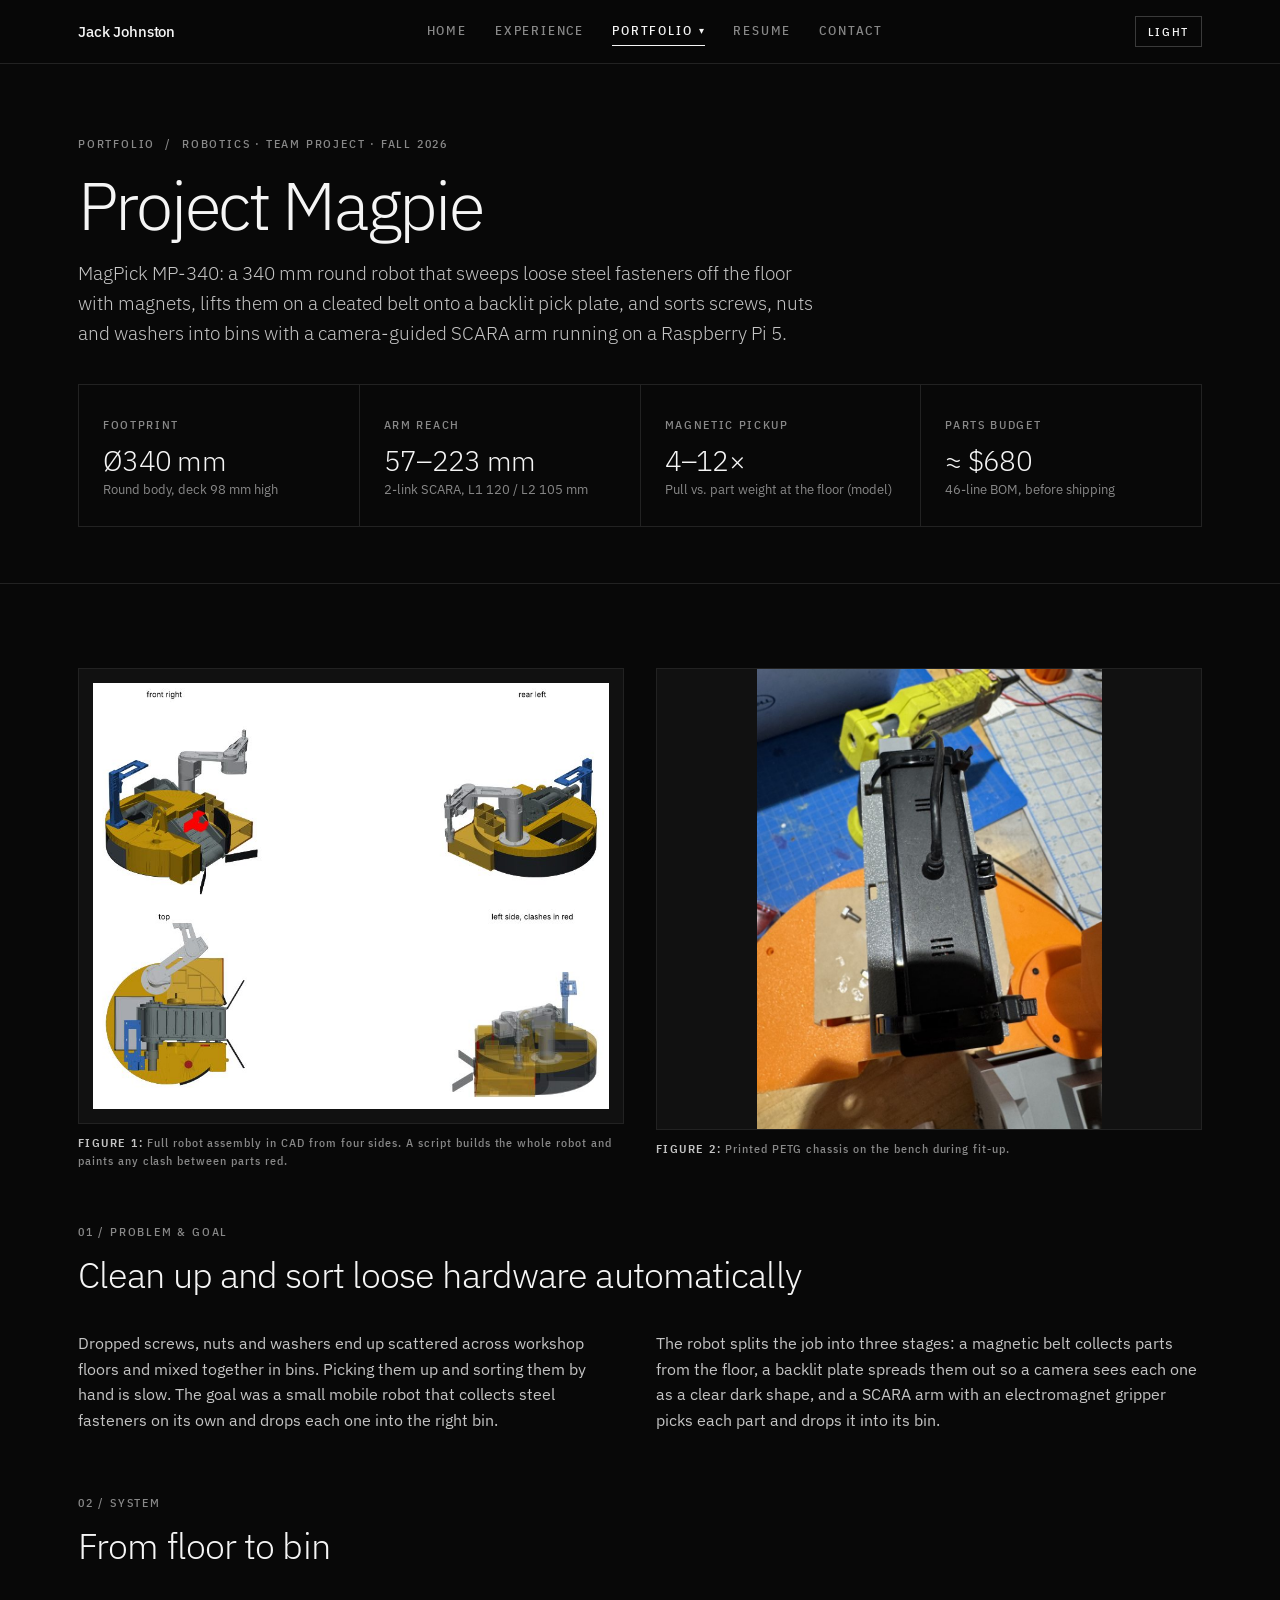
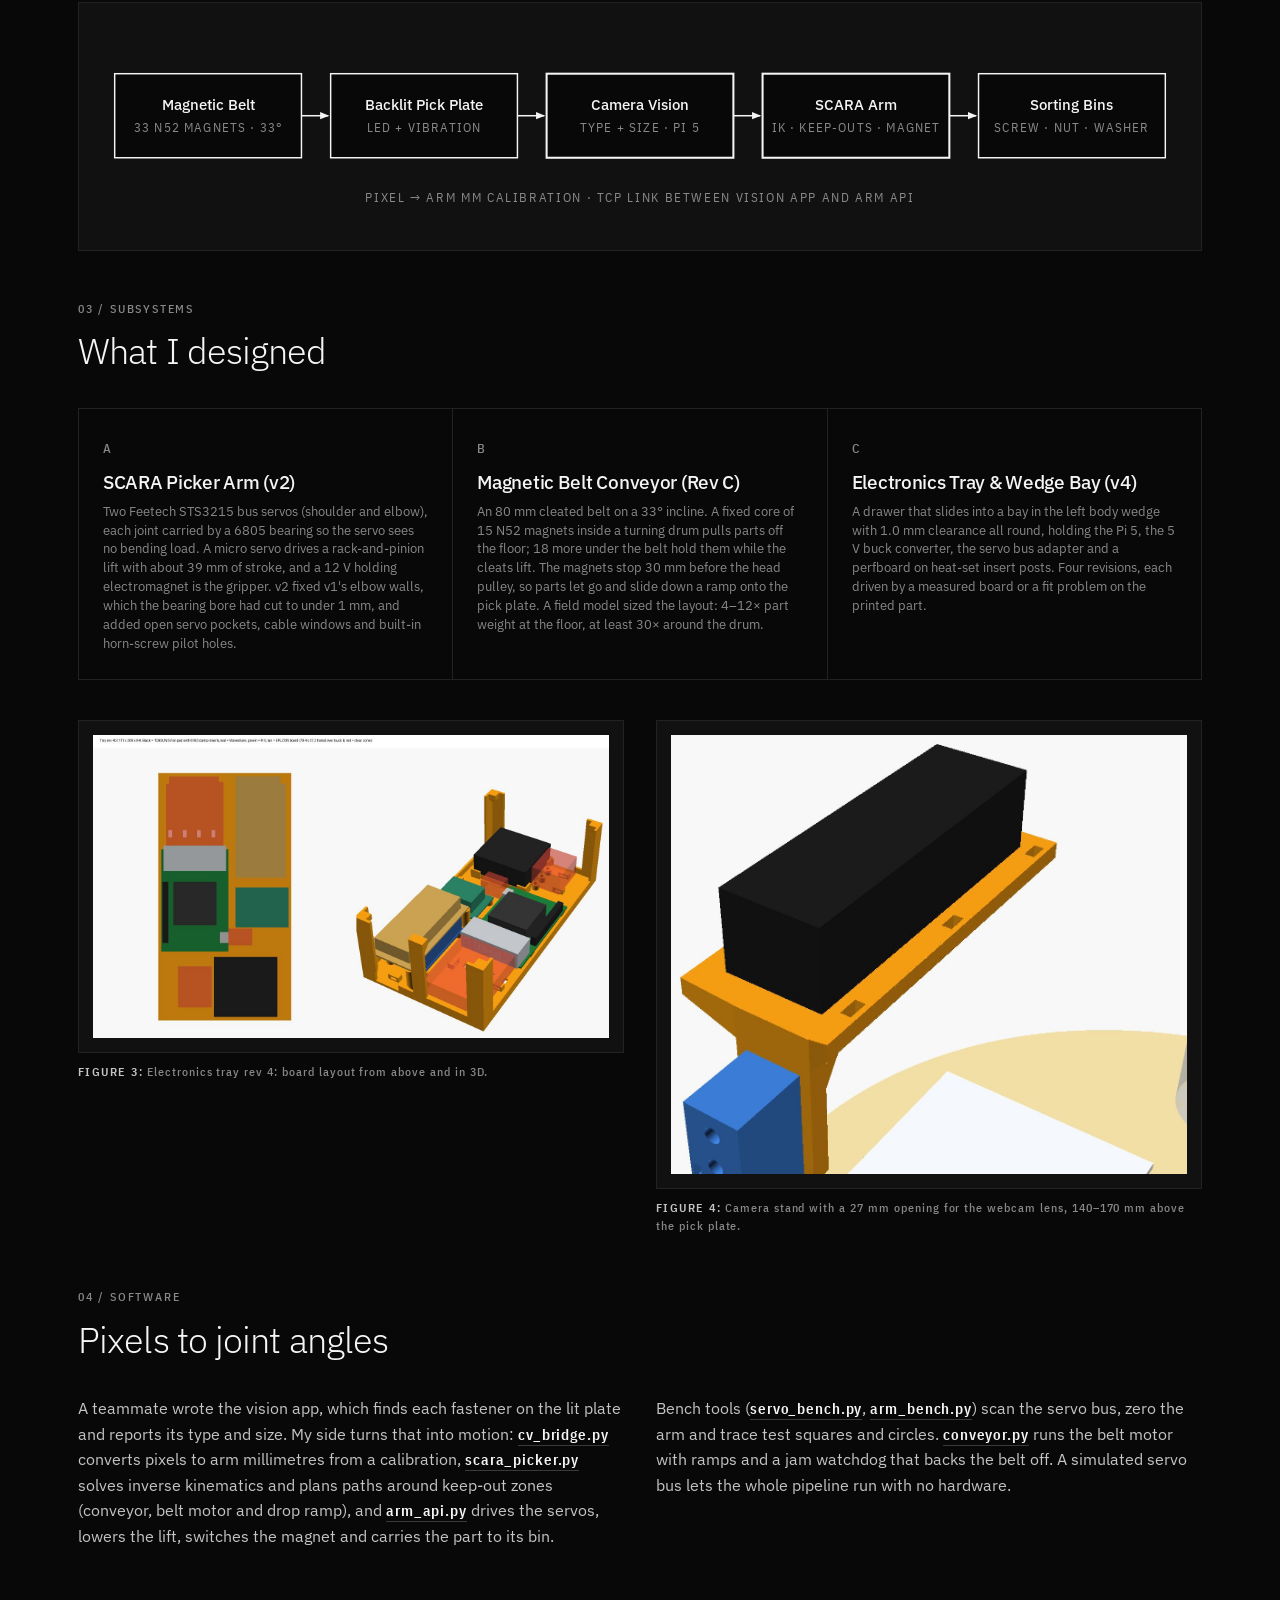
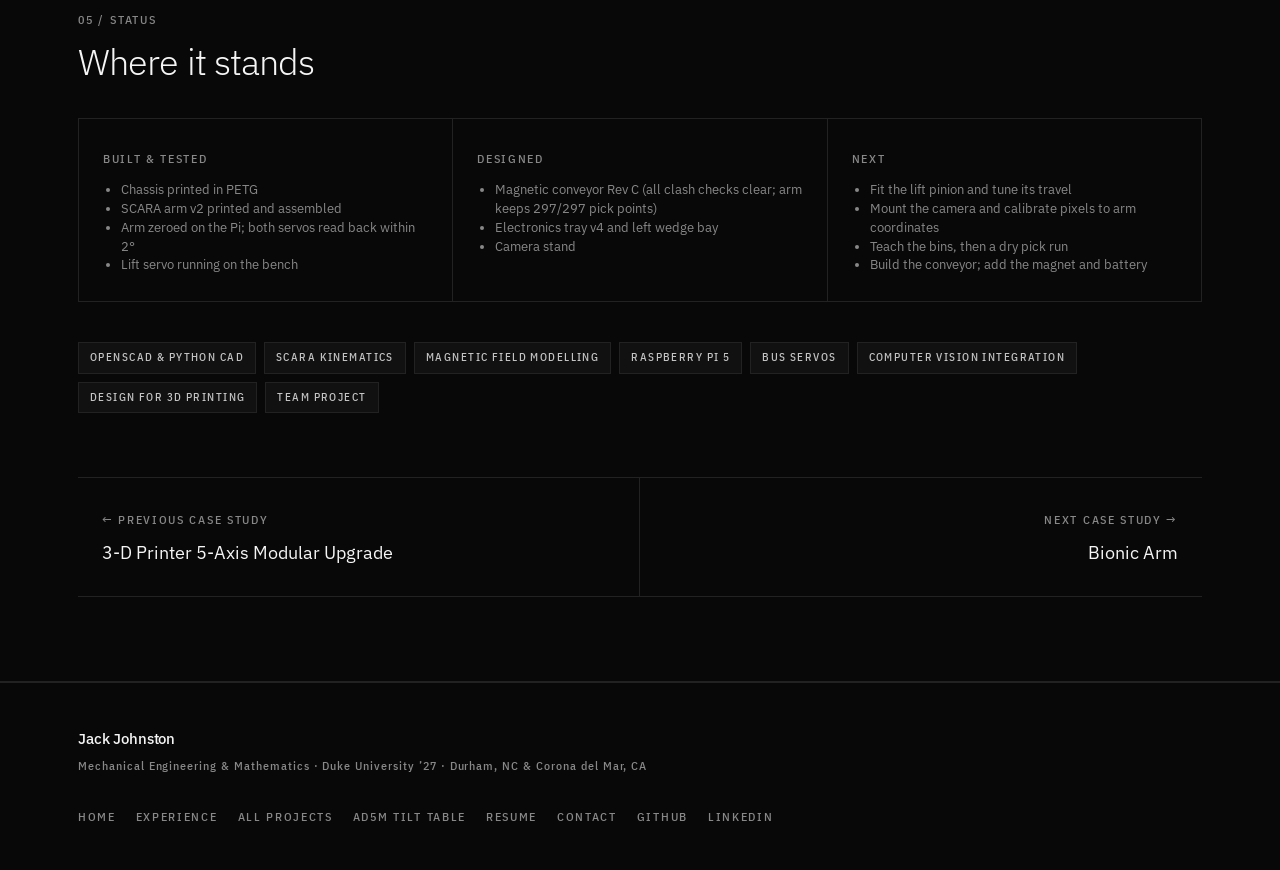
<file: magpie.html>
<!DOCTYPE html>
<html lang="en" data-theme="dark">
<head>
  <meta charset="UTF-8">
  <meta name="viewport" content="width=device-width, initial-scale=1.0">
  <title>Project Magpie — Jack Johnston</title>
  <link rel="preconnect" href="https://fonts.googleapis.com">
  <link rel="preconnect" href="https://fonts.gstatic.com" crossorigin>
  <link href="https://fonts.googleapis.com/css2?family=IBM+Plex+Sans+Condensed:wght@400;500;600&family=IBM+Plex+Sans:wght@300;400;500;600&display=swap" rel="stylesheet">
  <link rel="stylesheet" href="styles.css">
</head>
<body>
  <header class="site-header">
    <div class="container nav-inner">
      <a href="index.html" class="brand">Jack Johnston</a>
      <nav class="nav-links" aria-label="Primary">
        <a href="index.html" class="nav-link">Home</a>
        <a href="experience.html" class="nav-link">Experience</a>
        <div class="nav-dropdown">
          <button type="button" class="nav-link active" data-dropdown-trigger aria-haspopup="true">
            Portfolio <span class="dropdown-caret">&#9662;</span>
          </button>
          <div class="dropdown-menu" role="menu">
            <a href="projects.html" class="dropdown-item" role="menuitem">
              <span class="dropdown-title">All Projects Overview</span>
              <span class="dropdown-sub">Index &amp; Specification Matrix</span>
            </a>
            <a href="tilt-table.html" class="dropdown-item" role="menuitem">
              <span class="dropdown-title">3-D Printer 5-Axis Modular Upgrade</span>
              <span class="dropdown-sub">Flagship &middot; Rev. V6 &middot; Klipper</span>
            </a>
            <a href="magpie.html" class="dropdown-item active" role="menuitem">
              <span class="dropdown-title">Project Magpie</span>
              <span class="dropdown-sub">MagPick MP-340 &middot; Sorting Robot</span>
            </a>
            <a href="bionic-arm.html" class="dropdown-item" role="menuitem">
              <span class="dropdown-title">Bionic Arm</span>
              <span class="dropdown-sub">60+ Parts &middot; 500+ Hours</span>
            </a>
          </div>
        </div>
        <a href="resume.html" class="nav-link">Resume</a>
        <a href="contact.html" class="nav-link">Contact</a>
      </nav>
      <div class="nav-actions">
        <button type="button" class="theme-toggle" data-theme-toggle>Light</button>
        <button type="button" class="mobile-menu-btn" data-mobile-toggle>Menu</button>
      </div>
    </div>
  </header>

  <nav class="mobile-drawer" data-mobile-drawer aria-label="Mobile Navigation">
    <a href="index.html" class="">Home</a>
    <a href="experience.html" class="">Experience</a>
    <a href="projects.html" class="">Portfolio &mdash; All Projects</a>
    <a href="tilt-table.html" class="sub">3-D Printer 5-Axis Modular Upgrade</a>
    <a href="magpie.html" class="sub active">Project Magpie</a>
    <a href="bionic-arm.html" class="sub">Bionic Arm</a>
    <a href="resume.html" class="">Resume</a>
    <a href="contact.html" class="">Contact</a>
  </nav>

  <main>

    <section class="page-hero">
      <div class="container">
        <div class="breadcrumb">
          <a href="projects.html" class="eyebrow">Portfolio</a>
          <span class="eyebrow">/</span>
          <span class="eyebrow">Robotics &middot; Team Project &middot; Fall 2026</span>
        </div>
        <h1>Project Magpie</h1>
        <p class="lead" style="max-width:740px;margin-top:18px;">
          MagPick MP-340: a 340 mm round robot that sweeps loose steel fasteners off the floor with
          magnets, lifts them on a cleated belt onto a backlit pick plate, and sorts screws, nuts and
          washers into bins with a camera-guided SCARA arm running on a Raspberry Pi 5.
        </p>
        <div class="hairline-grid cols-4" style="margin-top:36px;">
          <div class="hairline-cell"><span class="label">Footprint</span><div class="metric-val">&Oslash;340 mm</div><div class="metric-sub">Round body, deck 98 mm high</div></div>
          <div class="hairline-cell"><span class="label">Arm Reach</span><div class="metric-val">57&ndash;223 mm</div><div class="metric-sub">2-link SCARA, L1 120 / L2 105 mm</div></div>
          <div class="hairline-cell"><span class="label">Magnetic Pickup</span><div class="metric-val">4&ndash;12&times;</div><div class="metric-sub">Pull vs. part weight at the floor (model)</div></div>
          <div class="hairline-cell"><span class="label">Parts Budget</span><div class="metric-val">&asymp; $680</div><div class="metric-sub">46-line BOM, before shipping</div></div>
        </div>
      </div>
    </section>

    <section class="section">
      <div class="container">

        <div class="grid-2" style="align-items:start;margin-bottom:48px;">
          <figure class="figure-card">
            <div class="figure-frame">
              <img src="images/magpie/fig01_assembly_views.jpg" alt="Four CAD views of the MP-340 robot assembly: from right, rear left, top, and left side with clashes shown in red">
            </div>
            <figcaption class="caption"><strong>Figure 1:</strong> Full robot assembly in CAD from four sides. A script builds the whole robot and paints any clash between parts red.</figcaption>
          </figure>
          <figure class="figure-card">
            <div class="figure-frame flush">
              <img src="images/magpie/fig02_build_photo.jpg" alt="Printed orange chassis on the bench with the electronics and camera parts being fitted">
            </div>
            <figcaption class="caption"><strong>Figure 2:</strong> Printed PETG chassis on the bench during fit-up.</figcaption>
          </figure>
        </div>

        <div class="section-header-stack">
          <span class="eyebrow">01 / Problem &amp; Goal</span>
          <h2>Clean up and sort loose hardware automatically</h2>
        </div>
        <div class="grid-2" style="margin-bottom:40px;">
          <p>
            Dropped screws, nuts and washers end up scattered across workshop floors and mixed
            together in bins. Picking them up and sorting them by hand is slow. The goal was a
            small mobile robot that collects steel fasteners on its own and drops each one into
            the right bin.
          </p>
          <p>
            The robot splits the job into three stages: a magnetic belt collects parts from the
            floor, a backlit plate spreads them out so a camera sees each one as a clear dark
            shape, and a SCARA arm with an electromagnet gripper picks each part and drops it
            into its bin.
          </p>
        </div>

        <div class="section-header-stack">
          <span class="eyebrow">02 / System</span>
          <h2>From floor to bin</h2>
        </div>
        <div class="svg-panel" style="margin-bottom:44px;">
          <svg viewBox="0 0 920 170" fill="none" xmlns="http://www.w3.org/2000/svg" role="img" aria-label="Flow: magnetic belt conveyor to backlit pick plate to camera vision to SCARA arm with electromagnet to sorting bins">
            <defs>
              <marker id="arrm" viewBox="0 0 10 10" refX="9" refY="5" markerWidth="6" markerHeight="6" orient="auto-start-reverse">
                <path d="M 0 1 L 10 5 L 0 9 z" fill="currentColor"/>
              </marker>
            </defs>
            <g color="var(--text)" font-family="IBM Plex Sans, sans-serif">
              <rect x="10" y="40" width="160" height="72" stroke="currentColor" stroke-width="1.25" fill="var(--bg)"/>
              <text x="90" y="71" text-anchor="middle" fill="currentColor" font-size="13" font-weight="500">Magnetic Belt</text>
              <text x="90" y="90" text-anchor="middle" fill="var(--muted)" font-size="11" font-family="IBM Plex Sans Condensed, sans-serif" letter-spacing="1">33 N52 MAGNETS · 33°</text>
              <rect x="195" y="40" width="160" height="72" stroke="currentColor" stroke-width="1.25" fill="var(--bg)"/>
              <text x="275" y="71" text-anchor="middle" fill="currentColor" font-size="13" font-weight="500">Backlit Pick Plate</text>
              <text x="275" y="90" text-anchor="middle" fill="var(--muted)" font-size="11" font-family="IBM Plex Sans Condensed, sans-serif" letter-spacing="1">LED + VIBRATION</text>
              <rect x="380" y="40" width="160" height="72" stroke="currentColor" stroke-width="1.75" fill="var(--bg)"/>
              <text x="460" y="71" text-anchor="middle" fill="currentColor" font-size="13" font-weight="500">Camera Vision</text>
              <text x="460" y="90" text-anchor="middle" fill="var(--muted)" font-size="11" font-family="IBM Plex Sans Condensed, sans-serif" letter-spacing="1">TYPE + SIZE · PI 5</text>
              <rect x="565" y="40" width="160" height="72" stroke="currentColor" stroke-width="1.75" fill="var(--bg)"/>
              <text x="645" y="71" text-anchor="middle" fill="currentColor" font-size="13" font-weight="500">SCARA Arm</text>
              <text x="645" y="90" text-anchor="middle" fill="var(--muted)" font-size="11" font-family="IBM Plex Sans Condensed, sans-serif" letter-spacing="1">IK · KEEP-OUTS · MAGNET</text>
              <rect x="750" y="40" width="160" height="72" stroke="currentColor" stroke-width="1.25" fill="var(--bg)"/>
              <text x="830" y="71" text-anchor="middle" fill="currentColor" font-size="13" font-weight="500">Sorting Bins</text>
              <text x="830" y="90" text-anchor="middle" fill="var(--muted)" font-size="11" font-family="IBM Plex Sans Condensed, sans-serif" letter-spacing="1">SCREW · NUT · WASHER</text>
              <line x1="170" y1="76" x2="193" y2="76" stroke="currentColor" stroke-width="1.3" marker-end="url(#arrm)"/>
              <line x1="355" y1="76" x2="378" y2="76" stroke="currentColor" stroke-width="1.3" marker-end="url(#arrm)"/>
              <line x1="540" y1="76" x2="563" y2="76" stroke="currentColor" stroke-width="1.3" marker-end="url(#arrm)"/>
              <line x1="725" y1="76" x2="748" y2="76" stroke="currentColor" stroke-width="1.3" marker-end="url(#arrm)"/>
              <text x="460" y="150" text-anchor="middle" fill="var(--muted)" font-size="11" font-family="IBM Plex Sans Condensed, sans-serif" letter-spacing="1.4">PIXEL → ARM MM CALIBRATION · TCP LINK BETWEEN VISION APP AND ARM API</text>
            </g>
          </svg>
        </div>

        <div class="section-header-stack">
          <span class="eyebrow">03 / Subsystems</span>
          <h2>What I designed</h2>
        </div>
        <div class="hairline-grid cols-3" style="margin-bottom:40px;">
          <div class="hairline-cell">
            <span class="index-num">A</span>
            <h3 style="margin:10px 0 8px;">SCARA Picker Arm (v2)</h3>
            <p class="metric-sub">Two Feetech STS3215 bus servos (shoulder and elbow), each joint carried by a 6805 bearing so the servo sees no bending load. A micro servo drives a rack-and-pinion lift with about 39 mm of stroke, and a 12 V holding electromagnet is the gripper. v2 fixed v1's elbow walls, which the bearing bore had cut to under 1 mm, and added open servo pockets, cable windows and built-in horn-screw pilot holes.</p>
          </div>
          <div class="hairline-cell">
            <span class="index-num">B</span>
            <h3 style="margin:10px 0 8px;">Magnetic Belt Conveyor (Rev C)</h3>
            <p class="metric-sub">An 80 mm cleated belt on a 33&deg; incline. A fixed core of 15 N52 magnets inside a turning drum pulls parts off the floor; 18 more under the belt hold them while the cleats lift. The magnets stop 30 mm before the head pulley, so parts let go and slide down a ramp onto the pick plate. A field model sized the layout: 4&ndash;12&times; part weight at the floor, at least 30&times; around the drum.</p>
          </div>
          <div class="hairline-cell">
            <span class="index-num">C</span>
            <h3 style="margin:10px 0 8px;">Electronics Tray &amp; Wedge Bay (v4)</h3>
            <p class="metric-sub">A drawer that slides into a bay in the left body wedge with 1.0 mm clearance all round, holding the Pi 5, the 5 V buck converter, the servo bus adapter and a perfboard on heat-set insert posts. Four revisions, each driven by a measured board or a fit problem on the printed part.</p>
          </div>
        </div>

        <div class="grid-2" style="align-items:start;margin-bottom:48px;">
          <figure class="figure-card">
            <div class="figure-frame">
              <img src="images/magpie/fig03_electronics_tray_v4.jpg" alt="Electronics tray revision 4 layout from above and in 3D, with Pi 5, buck converter, servo adapter and perfboard">
            </div>
            <figcaption class="caption"><strong>Figure 3:</strong> Electronics tray rev 4: board layout from above and in 3D.</figcaption>
          </figure>
          <figure class="figure-card">
            <div class="figure-frame">
              <img src="images/magpie/fig04_camera_stand.jpg" alt="Camera stand arm with a round lens opening above the pick plate">
            </div>
            <figcaption class="caption"><strong>Figure 4:</strong> Camera stand with a 27 mm opening for the webcam lens, 140&ndash;170 mm above the pick plate.</figcaption>
          </figure>
        </div>

        <div class="section-header-stack">
          <span class="eyebrow">04 / Software</span>
          <h2>Pixels to joint angles</h2>
        </div>
        <div class="grid-2" style="margin-bottom:40px;">
          <p>
            A teammate wrote the vision app, which finds each fastener on the lit plate and reports
            its type and size. My side turns that into motion: <span class="code-inline">cv_bridge.py</span>
            converts pixels to arm millimetres from a calibration, <span class="code-inline">scara_picker.py</span>
            solves inverse kinematics and plans paths around keep-out zones (conveyor, belt motor and
            drop ramp), and <span class="code-inline">arm_api.py</span> drives the servos, lowers the lift,
            switches the magnet and carries the part to its bin.
          </p>
          <p>
            Bench tools (<span class="code-inline">servo_bench.py</span>, <span class="code-inline">arm_bench.py</span>)
            scan the servo bus, zero the arm and trace test squares and circles.
            <span class="code-inline">conveyor.py</span> runs the belt motor with ramps and a jam watchdog that
            backs the belt off. A simulated servo bus lets the whole pipeline run with no hardware.
          </p>
        </div>

        <div class="section-header-stack">
          <span class="eyebrow">05 / Status</span>
          <h2>Where it stands</h2>
        </div>
        <div class="hairline-grid cols-3" style="margin-bottom:40px;">
          <div class="hairline-cell">
            <span class="label">Built &amp; Tested</span>
            <ul class="metric-sub" style="margin:10px 0 0;padding-left:18px;">
              <li>Chassis printed in PETG</li>
              <li>SCARA arm v2 printed and assembled</li>
              <li>Arm zeroed on the Pi; both servos read back within 2&deg;</li>
              <li>Lift servo running on the bench</li>
            </ul>
          </div>
          <div class="hairline-cell">
            <span class="label">Designed</span>
            <ul class="metric-sub" style="margin:10px 0 0;padding-left:18px;">
              <li>Magnetic conveyor Rev C (all clash checks clear; arm keeps 297/297 pick points)</li>
              <li>Electronics tray v4 and left wedge bay</li>
              <li>Camera stand</li>
            </ul>
          </div>
          <div class="hairline-cell">
            <span class="label">Next</span>
            <ul class="metric-sub" style="margin:10px 0 0;padding-left:18px;">
              <li>Fit the lift pinion and tune its travel</li>
              <li>Mount the camera and calibrate pixels to arm coordinates</li>
              <li>Teach the bins, then a dry pick run</li>
              <li>Build the conveyor; add the magnet and battery</li>
            </ul>
          </div>
        </div>

        <div class="tag-list">
          <span class="tag-chip">OpenSCAD &amp; Python CAD</span>
          <span class="tag-chip">SCARA Kinematics</span>
          <span class="tag-chip">Magnetic Field Modelling</span>
          <span class="tag-chip">Raspberry Pi 5</span>
          <span class="tag-chip">Bus Servos</span>
          <span class="tag-chip">Computer Vision Integration</span>
          <span class="tag-chip">Design for 3D Printing</span>
          <span class="tag-chip">Team Project</span>
        </div>

        <div class="project-pagination">
          <a href="tilt-table.html" class="pag-link">
            <span class="label">&larr; Previous Case Study</span>
            <span class="pag-title">3-D Printer 5-Axis Modular Upgrade</span>
          </a>
          <a href="bionic-arm.html" class="pag-link">
            <span class="label">Next Case Study &rarr;</span>
            <span class="pag-title">Bionic Arm</span>
          </a>
        </div>
      </div>
    </section>

  </main>

  <footer class="site-footer">
    <div class="container footer-grid">
      <div>
        <div class="brand">Jack Johnston</div>
        <div class="caption" style="margin-top:6px;">
          Mechanical Engineering &amp; Mathematics &middot; Duke University &rsquo;27 &middot; Durham, NC &amp; Corona del Mar, CA
        </div>
      </div>
      <div class="footer-links">
        <a href="index.html">Home</a>
        <a href="experience.html">Experience</a>
        <a href="projects.html">All Projects</a>
        <a href="tilt-table.html">AD5M Tilt Table</a>
        <a href="resume.html">Resume</a>
        <a href="contact.html">Contact</a>
        <a href="https://github.com/jojcdm" target="_blank" rel="noopener">GitHub</a>
        <a href="https://www.linkedin.com/in/jack-johnston-b060a22b8" target="_blank" rel="noopener">LinkedIn</a>
      </div>
    </div>
  </footer>
  <script src="app.js"></script>
</body>
</html>
</file>
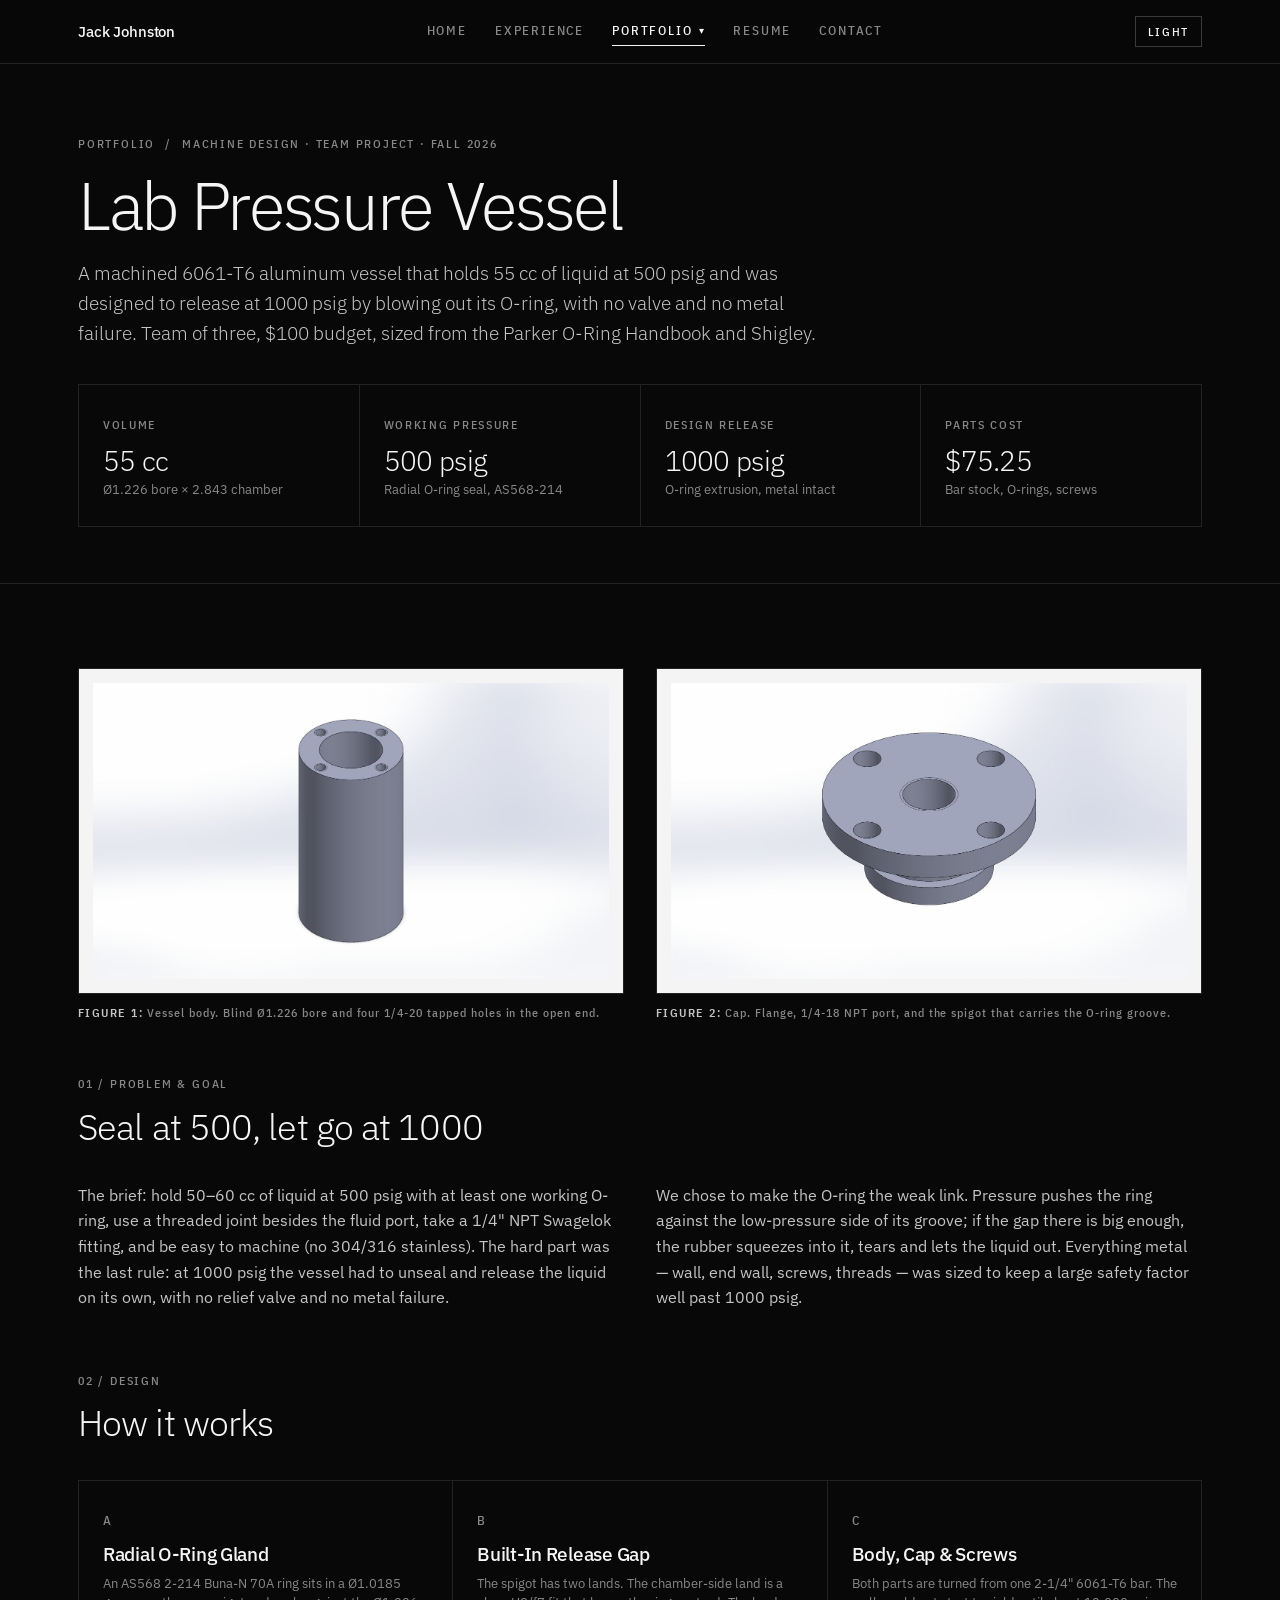
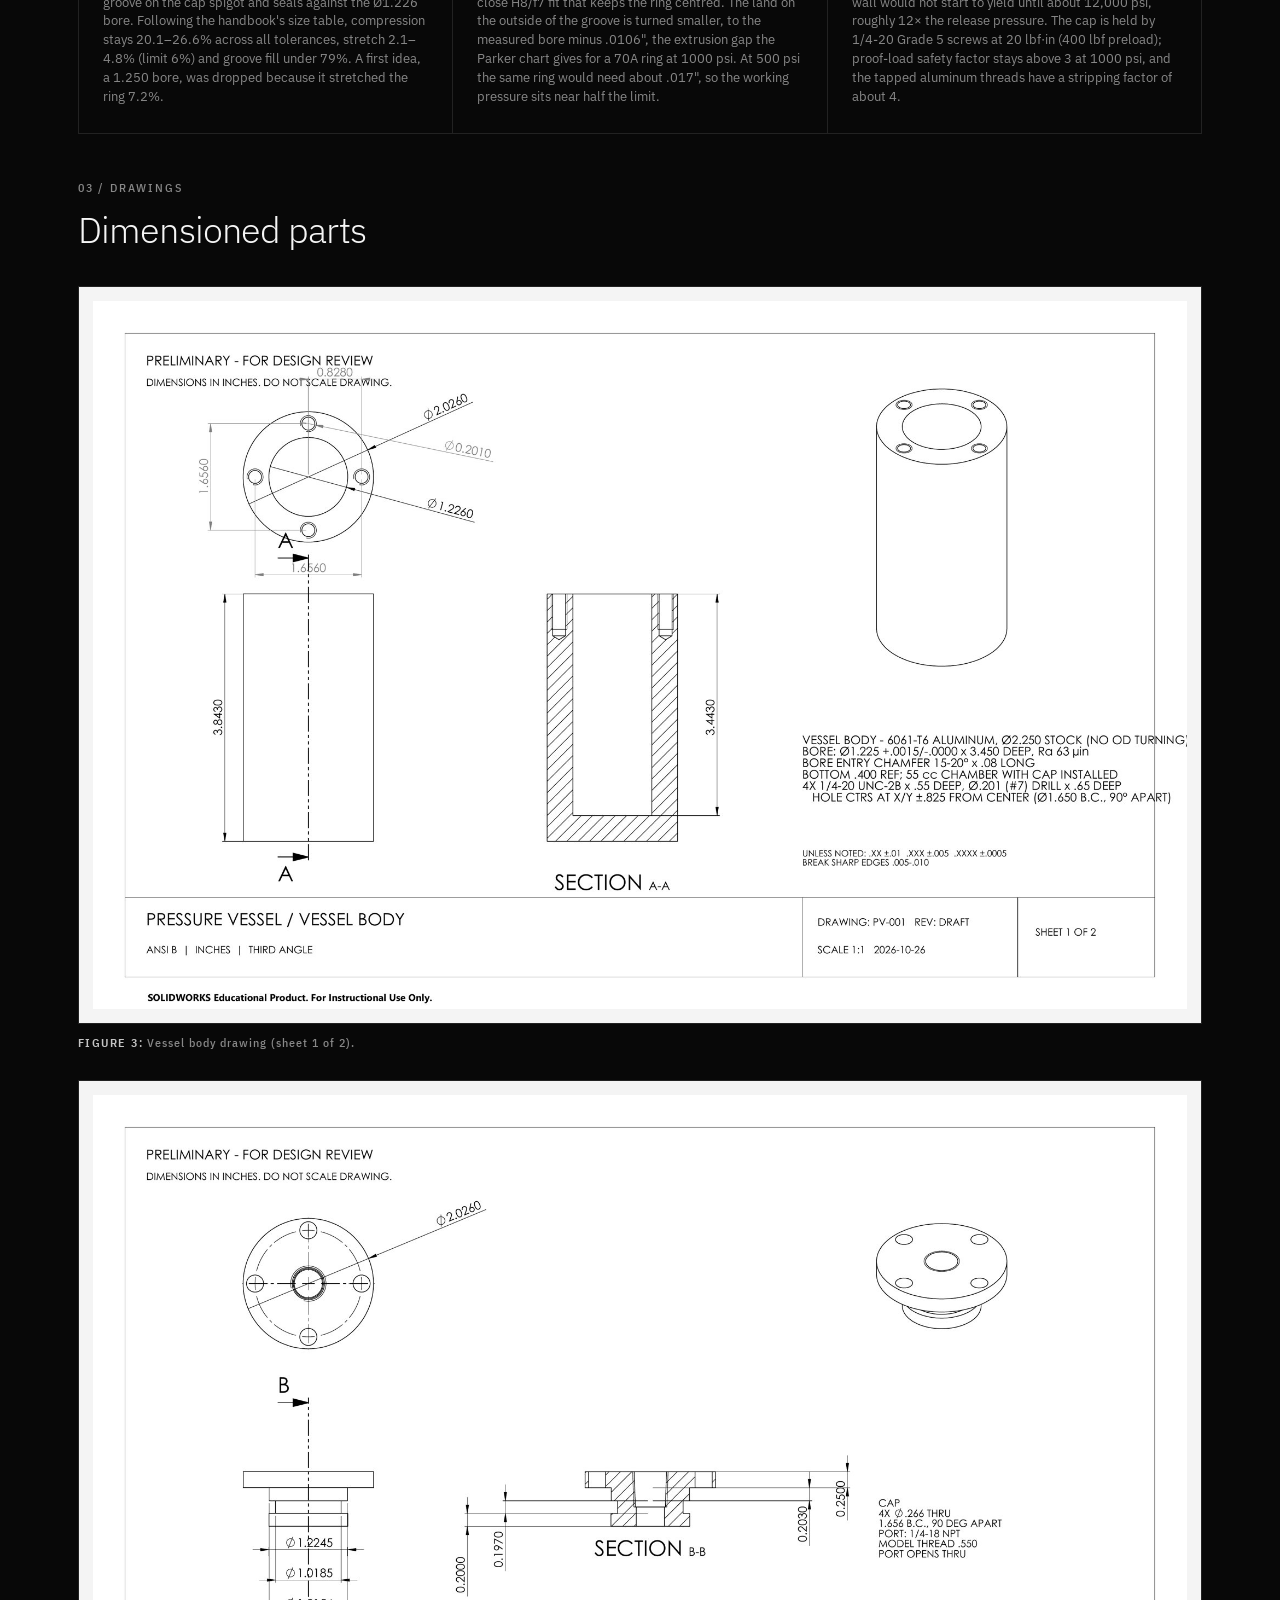
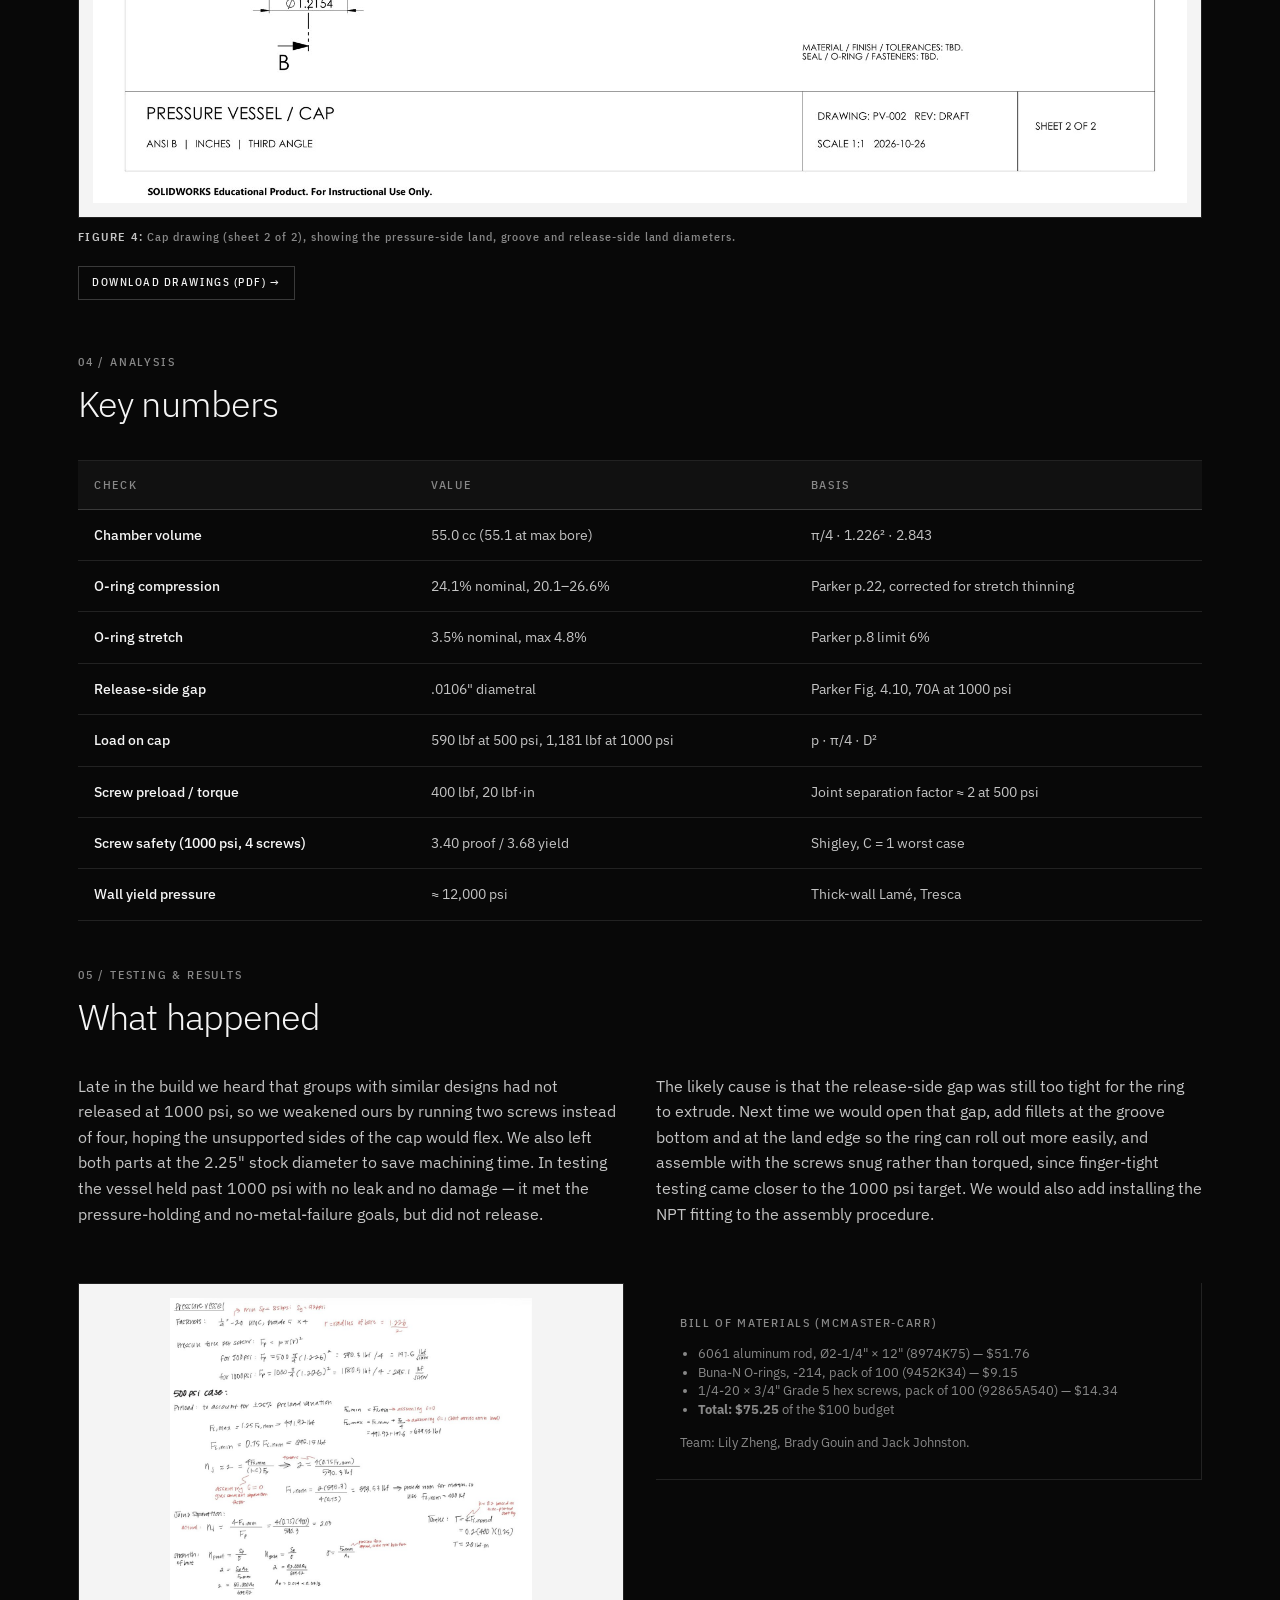
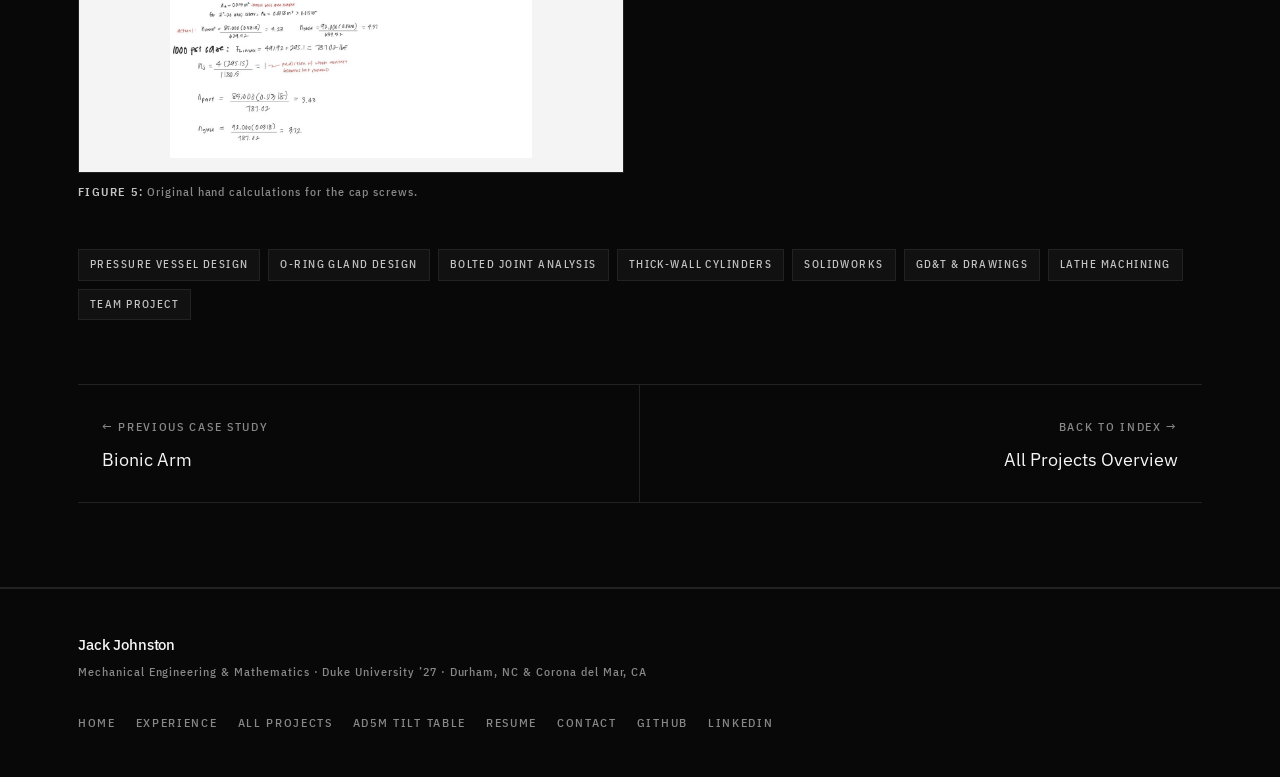
<file: pressure-vessel.html>
<!DOCTYPE html>
<html lang="en" data-theme="dark">
<head>
  <meta charset="UTF-8">
  <meta name="viewport" content="width=device-width, initial-scale=1.0">
  <title>Lab Pressure Vessel — Jack Johnston</title>
  <link rel="preconnect" href="https://fonts.googleapis.com">
  <link rel="preconnect" href="https://fonts.gstatic.com" crossorigin>
  <link href="https://fonts.googleapis.com/css2?family=IBM+Plex+Sans+Condensed:wght@400;500;600&family=IBM+Plex+Sans:wght@300;400;500;600&display=swap" rel="stylesheet">
  <link rel="stylesheet" href="styles.css">
</head>
<body>
  <header class="site-header">
    <div class="container nav-inner">
      <a href="index.html" class="brand">Jack Johnston</a>
      <nav class="nav-links" aria-label="Primary">
        <a href="index.html" class="nav-link">Home</a>
        <a href="experience.html" class="nav-link">Experience</a>
        <div class="nav-dropdown">
          <button type="button" class="nav-link active" data-dropdown-trigger aria-haspopup="true">
            Portfolio <span class="dropdown-caret">&#9662;</span>
          </button>
          <div class="dropdown-menu" role="menu">
            <a href="projects.html" class="dropdown-item" role="menuitem">
              <span class="dropdown-title">All Projects Overview</span>
              <span class="dropdown-sub">Index &amp; Specification Matrix</span>
            </a>
            <a href="tilt-table.html" class="dropdown-item" role="menuitem">
              <span class="dropdown-title">AD5M 3+2-Axis Tilt Table</span>
              <span class="dropdown-sub">Flagship &middot; Rev. V6 &middot; Klipper</span>
            </a>
            <a href="magpie.html" class="dropdown-item" role="menuitem">
              <span class="dropdown-title">Project Magpie</span>
              <span class="dropdown-sub">MagPick MP-340 &middot; Sorting Robot</span>
            </a>
            <a href="bionic-arm.html" class="dropdown-item" role="menuitem">
              <span class="dropdown-title">Bionic Arm</span>
              <span class="dropdown-sub">60+ Parts &middot; 500+ Hours</span>
            </a>
            <a href="pressure-vessel.html" class="dropdown-item active" role="menuitem">
              <span class="dropdown-title">Lab Pressure Vessel</span>
              <span class="dropdown-sub">500 psig &middot; O-Ring Release Design</span>
            </a>
          </div>
        </div>
        <a href="resume.html" class="nav-link">Resume</a>
        <a href="contact.html" class="nav-link">Contact</a>
      </nav>
      <div class="nav-actions">
        <button type="button" class="theme-toggle" data-theme-toggle>Light</button>
        <button type="button" class="mobile-menu-btn" data-mobile-toggle>Menu</button>
      </div>
    </div>
  </header>

  <nav class="mobile-drawer" data-mobile-drawer aria-label="Mobile Navigation">
    <a href="index.html" class="">Home</a>
    <a href="experience.html" class="">Experience</a>
    <a href="projects.html" class="">Portfolio &mdash; All Projects</a>
    <a href="tilt-table.html" class="sub">AD5M 3+2-Axis Tilt Table</a>
    <a href="magpie.html" class="sub">Project Magpie</a>
    <a href="bionic-arm.html" class="sub">Bionic Arm</a>
    <a href="pressure-vessel.html" class="sub active">Lab Pressure Vessel</a>
    <a href="resume.html" class="">Resume</a>
    <a href="contact.html" class="">Contact</a>
  </nav>

  <main>

    <section class="page-hero">
      <div class="container">
        <div class="breadcrumb">
          <a href="projects.html" class="eyebrow">Portfolio</a>
          <span class="eyebrow">/</span>
          <span class="eyebrow">Machine Design &middot; Team Project &middot; Fall 2026</span>
        </div>
        <h1>Lab Pressure Vessel</h1>
        <p class="lead" style="max-width:740px;margin-top:18px;">
          A machined 6061-T6 aluminum vessel that holds 55 cc of liquid at 500 psig and was
          designed to release at 1000 psig by blowing out its O-ring, with no valve and no metal
          failure. Team of three, $100 budget, sized from the Parker O-Ring Handbook and Shigley.
        </p>
        <div class="hairline-grid cols-4" style="margin-top:36px;">
          <div class="hairline-cell"><span class="label">Volume</span><div class="metric-val">55 cc</div><div class="metric-sub">&Oslash;1.226 bore &times; 2.843 chamber</div></div>
          <div class="hairline-cell"><span class="label">Working Pressure</span><div class="metric-val">500 psig</div><div class="metric-sub">Radial O-ring seal, AS568-214</div></div>
          <div class="hairline-cell"><span class="label">Design Release</span><div class="metric-val">1000 psig</div><div class="metric-sub">O-ring extrusion, metal intact</div></div>
          <div class="hairline-cell"><span class="label">Parts Cost</span><div class="metric-val">$75.25</div><div class="metric-sub">Bar stock, O-rings, screws</div></div>
        </div>
      </div>
    </section>

    <section class="section">
      <div class="container">

        <div class="grid-2" style="align-items:start;margin-bottom:48px;">
          <figure class="figure-card">
            <div class="figure-frame cad-light">
              <img src="images/pressure-vessel/fig01_vessel_cad.jpg" alt="SolidWorks render of the vessel body: a cylinder with a blind bore and four tapped holes in the top face">
            </div>
            <figcaption class="caption"><strong>Figure 1:</strong> Vessel body. Blind &Oslash;1.226 bore and four 1/4-20 tapped holes in the open end.</figcaption>
          </figure>
          <figure class="figure-card">
            <div class="figure-frame cad-light">
              <img src="images/pressure-vessel/fig02_cap_cad.jpg" alt="SolidWorks render of the cap: a flange with four clearance holes, a central NPT port and a spigot with an O-ring groove underneath">
            </div>
            <figcaption class="caption"><strong>Figure 2:</strong> Cap. Flange, 1/4-18 NPT port, and the spigot that carries the O-ring groove.</figcaption>
          </figure>
        </div>

        <div class="section-header-stack">
          <span class="eyebrow">01 / Problem &amp; Goal</span>
          <h2>Seal at 500, let go at 1000</h2>
        </div>
        <div class="grid-2" style="margin-bottom:40px;">
          <p>
            The brief: hold 50&ndash;60 cc of liquid at 500 psig with at least one working O-ring,
            use a threaded joint besides the fluid port, take a 1/4" NPT Swagelok fitting, and be
            easy to machine (no 304/316 stainless). The hard part was the last rule: at 1000 psig
            the vessel had to unseal and release the liquid on its own, with no relief valve and
            no metal failure.
          </p>
          <p>
            We chose to make the O-ring the weak link. Pressure pushes the ring against the
            low-pressure side of its groove; if the gap there is big enough, the rubber squeezes
            into it, tears and lets the liquid out. Everything metal &mdash; wall, end wall, screws,
            threads &mdash; was sized to keep a large safety factor well past 1000 psig.
          </p>
        </div>

        <div class="section-header-stack">
          <span class="eyebrow">02 / Design</span>
          <h2>How it works</h2>
        </div>
        <div class="hairline-grid cols-3" style="margin-bottom:40px;">
          <div class="hairline-cell">
            <span class="index-num">A</span>
            <h3 style="margin:10px 0 8px;">Radial O-Ring Gland</h3>
            <p class="metric-sub">An AS568 2-214 Buna-N 70A ring sits in a &Oslash;1.0185 groove on the cap spigot and seals against the &Oslash;1.226 bore. Following the handbook's size table, compression stays 20.1&ndash;26.6% across all tolerances, stretch 2.1&ndash;4.8% (limit 6%) and groove fill under 79%. A first idea, a 1.250 bore, was dropped because it stretched the ring 7.2%.</p>
          </div>
          <div class="hairline-cell">
            <span class="index-num">B</span>
            <h3 style="margin:10px 0 8px;">Built-In Release Gap</h3>
            <p class="metric-sub">The spigot has two lands. The chamber-side land is a close H8/f7 fit that keeps the ring centred. The land on the outside of the groove is turned smaller, to the measured bore minus .0106", the extrusion gap the Parker chart gives for a 70A ring at 1000 psi. At 500 psi the same ring would need about .017", so the working pressure sits near half the limit.</p>
          </div>
          <div class="hairline-cell">
            <span class="index-num">C</span>
            <h3 style="margin:10px 0 8px;">Body, Cap &amp; Screws</h3>
            <p class="metric-sub">Both parts are turned from one 2-1/4" 6061-T6 bar. The wall would not start to yield until about 12,000 psi, roughly 12&times; the release pressure. The cap is held by 1/4-20 Grade 5 screws at 20 lbf&middot;in (400 lbf preload); proof-load safety factor stays above 3 at 1000 psi, and the tapped aluminum threads have a stripping factor of about 4.</p>
          </div>
        </div>

        <div class="section-header-stack">
          <span class="eyebrow">03 / Drawings</span>
          <h2>Dimensioned parts</h2>
        </div>
        <figure class="figure-card" style="margin-bottom:28px;">
          <div class="figure-frame cad-light">
            <img style="max-height:none;" src="images/pressure-vessel/fig03_vessel_drawing.jpg" alt="Dimensioned drawing of the vessel body with top view, front view, section A-A and isometric">
          </div>
          <figcaption class="caption"><strong>Figure 3:</strong> Vessel body drawing (sheet 1 of 2).</figcaption>
        </figure>
        <figure class="figure-card" style="margin-bottom:20px;">
          <div class="figure-frame cad-light">
            <img style="max-height:none;" src="images/pressure-vessel/fig04_cap_drawing.jpg" alt="Dimensioned drawing of the cap with top view, spigot diameters, section B-B and isometric">
          </div>
          <figcaption class="caption"><strong>Figure 4:</strong> Cap drawing (sheet 2 of 2), showing the pressure-side land, groove and release-side land diameters.</figcaption>
        </figure>
        <p style="margin-bottom:48px;"><a href="docs/pressure-vessel-drawings.pdf" class="btn btn-sm" target="_blank" rel="noopener">Download Drawings (PDF) &rarr;</a></p>

        <div class="section-header-stack">
          <span class="eyebrow">04 / Analysis</span>
          <h2>Key numbers</h2>
        </div>
        <div class="table-wrap" style="margin-bottom:40px;">
          <table class="spec-table">
            <thead>
              <tr><th>Check</th><th>Value</th><th>Basis</th></tr>
            </thead>
            <tbody>
              <tr><td>Chamber volume</td><td>55.0 cc (55.1 at max bore)</td><td>&pi;/4 &middot; 1.226&sup2; &middot; 2.843</td></tr>
              <tr><td>O-ring compression</td><td>24.1% nominal, 20.1&ndash;26.6%</td><td>Parker p.22, corrected for stretch thinning</td></tr>
              <tr><td>O-ring stretch</td><td>3.5% nominal, max 4.8%</td><td>Parker p.8 limit 6%</td></tr>
              <tr><td>Release-side gap</td><td>.0106" diametral</td><td>Parker Fig. 4.10, 70A at 1000 psi</td></tr>
              <tr><td>Load on cap</td><td>590 lbf at 500 psi, 1,181 lbf at 1000 psi</td><td>p &middot; &pi;/4 &middot; D&sup2;</td></tr>
              <tr><td>Screw preload / torque</td><td>400 lbf, 20 lbf&middot;in</td><td>Joint separation factor &asymp; 2 at 500 psi</td></tr>
              <tr><td>Screw safety (1000 psi, 4 screws)</td><td>3.40 proof / 3.68 yield</td><td>Shigley, C = 1 worst case</td></tr>
              <tr><td>Wall yield pressure</td><td>&asymp; 12,000 psi</td><td>Thick-wall Lam&eacute;, Tresca</td></tr>
            </tbody>
          </table>
        </div>

        <div class="section-header-stack">
          <span class="eyebrow">05 / Testing &amp; Results</span>
          <h2>What happened</h2>
        </div>
        <div class="grid-2" style="margin-bottom:40px;">
          <p>
            Late in the build we heard that groups with similar designs had not released at 1000
            psi, so we weakened ours by running two screws instead of four, hoping the unsupported
            sides of the cap would flex. We also left both parts at the 2.25" stock diameter to save
            machining time. In testing the vessel held past 1000 psi with no leak and no damage
            &mdash; it met the pressure-holding and no-metal-failure goals, but did not release.
          </p>
          <p>
            The likely cause is that the release-side gap was still too tight for the ring to
            extrude. Next time we would open that gap, add fillets at the groove bottom and at the
            land edge so the ring can roll out more easily, and assemble with the screws snug
            rather than torqued, since finger-tight testing came closer to the 1000 psi target. We
            would also add installing the NPT fitting to the assembly procedure.
          </p>
        </div>

        <div class="grid-2" style="align-items:start;margin-bottom:48px;">
          <figure class="figure-card">
            <div class="figure-frame cad-light">
              <img src="images/pressure-vessel/fig05_hand_calcs.jpg" alt="Hand calculations for screw preload, joint separation and safety factors">
            </div>
            <figcaption class="caption"><strong>Figure 5:</strong> Original hand calculations for the cap screws.</figcaption>
          </figure>
          <div class="hairline-cell">
            <span class="label">Bill of Materials (McMaster-Carr)</span>
            <ul class="metric-sub" style="margin:10px 0 0;padding-left:18px;">
              <li>6061 aluminum rod, &Oslash;2-1/4" &times; 12" (8974K75) &mdash; $51.76</li>
              <li>Buna-N O-rings, -214, pack of 100 (9452K34) &mdash; $9.15</li>
              <li>1/4-20 &times; 3/4" Grade 5 hex screws, pack of 100 (92865A540) &mdash; $14.34</li>
              <li><strong>Total: $75.25</strong> of the $100 budget</li>
            </ul>
            <p class="metric-sub" style="margin-top:14px;">Team: Lily Zheng, Brady Gouin and Jack Johnston.</p>
          </div>
        </div>

        <div class="tag-list">
          <span class="tag-chip">Pressure Vessel Design</span>
          <span class="tag-chip">O-Ring Gland Design</span>
          <span class="tag-chip">Bolted Joint Analysis</span>
          <span class="tag-chip">Thick-Wall Cylinders</span>
          <span class="tag-chip">SolidWorks</span>
          <span class="tag-chip">GD&amp;T &amp; Drawings</span>
          <span class="tag-chip">Lathe Machining</span>
          <span class="tag-chip">Team Project</span>
        </div>

        <div class="project-pagination">
          <a href="bionic-arm.html" class="pag-link">
            <span class="label">&larr; Previous Case Study</span>
            <span class="pag-title">Bionic Arm</span>
          </a>
          <a href="projects.html" class="pag-link">
            <span class="label">Back to Index &rarr;</span>
            <span class="pag-title">All Projects Overview</span>
          </a>
        </div>
      </div>
    </section>

  </main>


  <footer class="site-footer">
    <div class="container footer-grid">
      <div>
        <div class="brand">Jack Johnston</div>
        <div class="caption" style="margin-top:6px;">
          Mechanical Engineering &amp; Mathematics &middot; Duke University &rsquo;27 &middot; Durham, NC &amp; Corona del Mar, CA
        </div>
      </div>
      <div class="footer-links">
        <a href="index.html">Home</a>
        <a href="experience.html">Experience</a>
        <a href="projects.html">All Projects</a>
        <a href="tilt-table.html">AD5M Tilt Table</a>
        <a href="resume.html">Resume</a>
        <a href="contact.html">Contact</a>
        <a href="https://github.com/jojcdm" target="_blank" rel="noopener">GitHub</a>
        <a href="https://www.linkedin.com/in/jack-johnston-b060a22b8" target="_blank" rel="noopener">LinkedIn</a>
      </div>
    </div>
  </footer>
  <script src="app.js"></script>
</body>
</html>
</file>
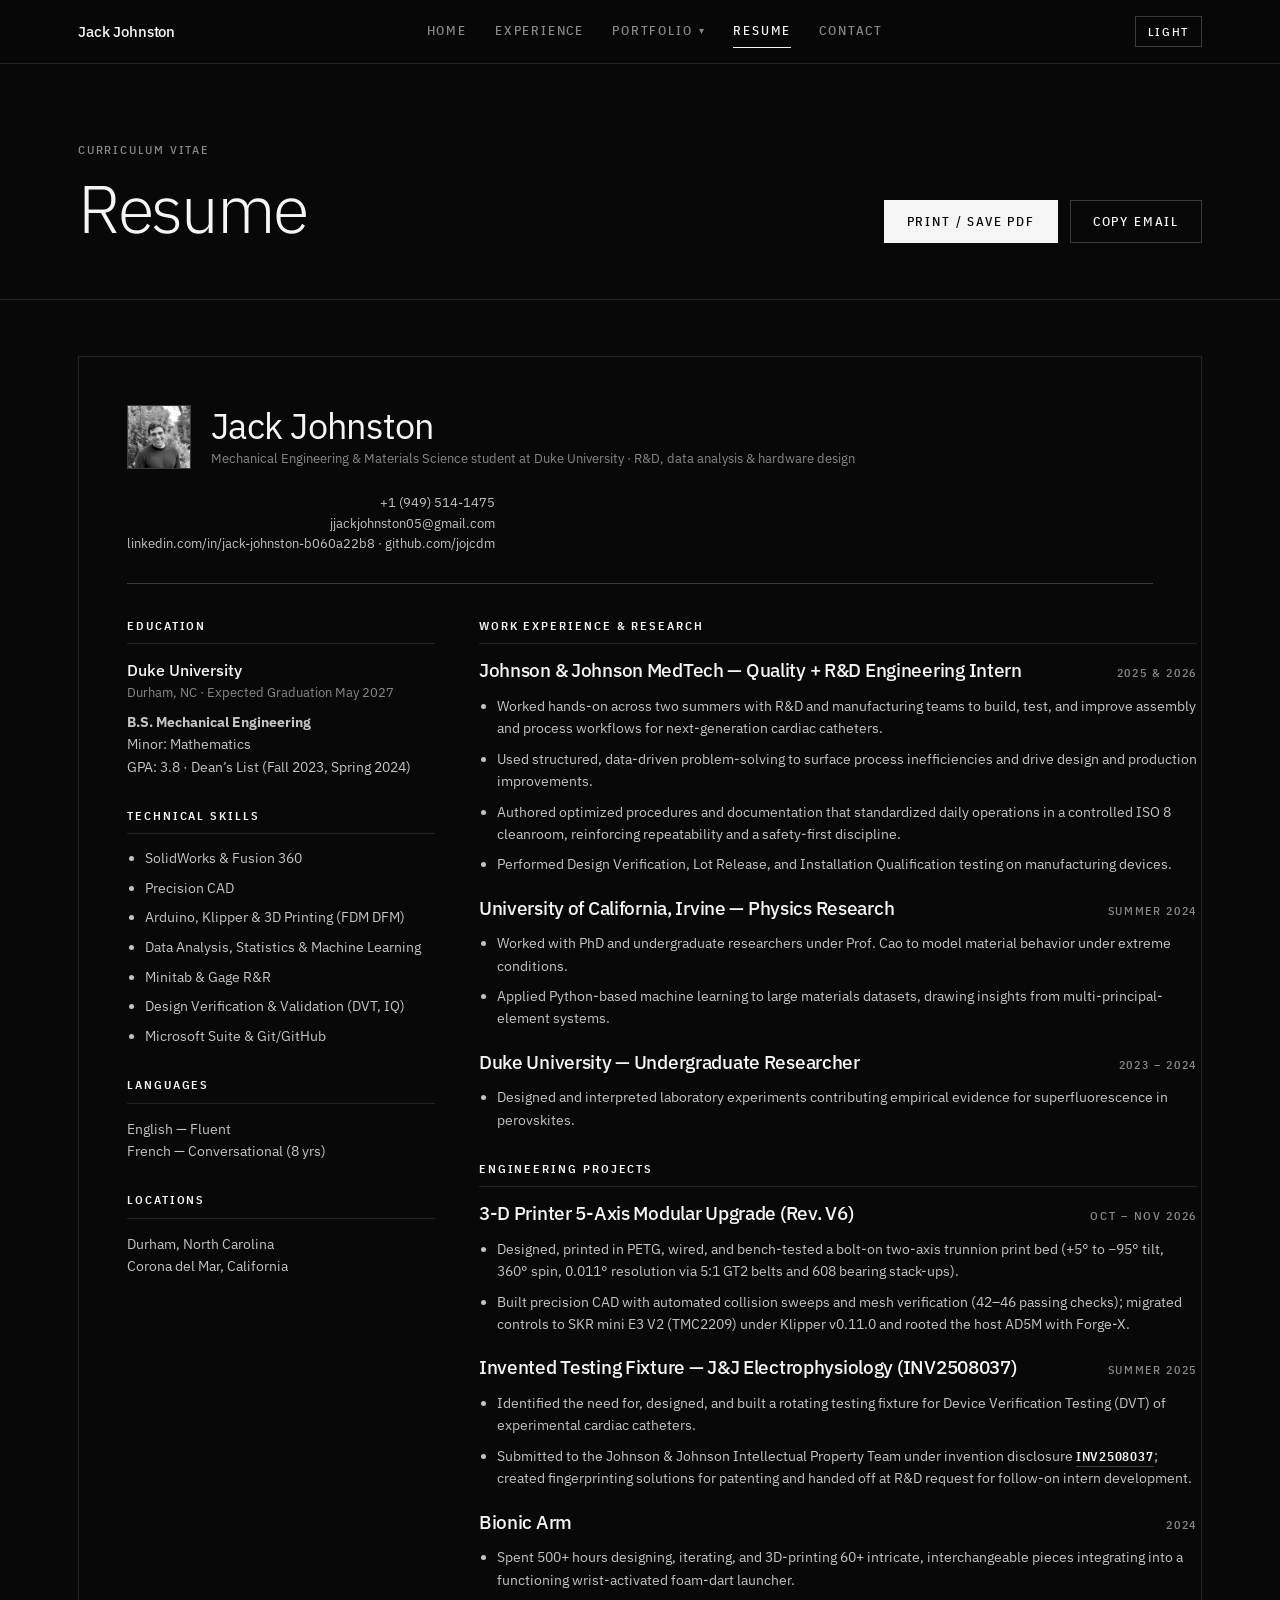
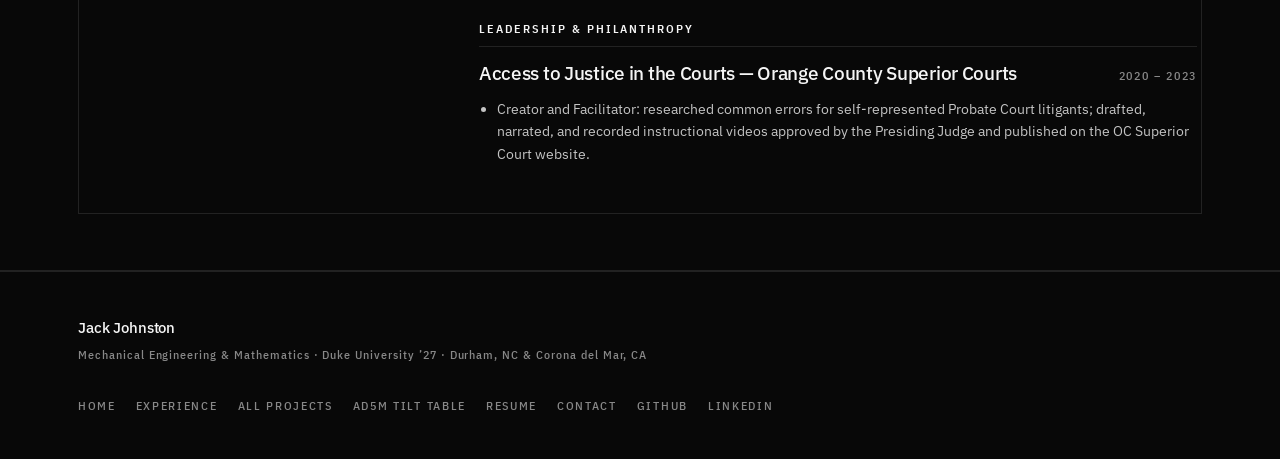
<file: resume.html>
<!DOCTYPE html>
<html lang="en" data-theme="dark">
<head>
  <meta charset="UTF-8">
  <meta name="viewport" content="width=device-width, initial-scale=1.0">
  <title>Resume — Jack Johnston</title>
  <link rel="preconnect" href="https://fonts.googleapis.com">
  <link rel="preconnect" href="https://fonts.gstatic.com" crossorigin>
  <link href="https://fonts.googleapis.com/css2?family=IBM+Plex+Sans+Condensed:wght@400;500;600&family=IBM+Plex+Sans:wght@300;400;500;600&display=swap" rel="stylesheet">
  <link rel="stylesheet" href="styles.css">
</head>
<body>
  <header class="site-header">
    <div class="container nav-inner">
      <a href="index.html" class="brand">Jack Johnston</a>
      <nav class="nav-links" aria-label="Primary">
        <a href="index.html" class="nav-link">Home</a>
        <a href="experience.html" class="nav-link">Experience</a>
        <div class="nav-dropdown">
          <button type="button" class="nav-link" data-dropdown-trigger aria-haspopup="true">
            Portfolio <span class="dropdown-caret">&#9662;</span>
          </button>
          <div class="dropdown-menu" role="menu">
            <a href="projects.html" class="dropdown-item" role="menuitem">
              <span class="dropdown-title">All Projects Overview</span>
              <span class="dropdown-sub">Index &amp; Specification Matrix</span>
            </a>
            <a href="tilt-table.html" class="dropdown-item" role="menuitem">
              <span class="dropdown-title">3-D Printer 5-Axis Modular Upgrade</span>
              <span class="dropdown-sub">Flagship &middot; Rev. V6 &middot; Klipper</span>
            </a>
            <a href="magpie.html" class="dropdown-item" role="menuitem">
              <span class="dropdown-title">Project Magpie</span>
              <span class="dropdown-sub">MagPick MP-340 &middot; Sorting Robot</span>
            </a>
            <a href="bionic-arm.html" class="dropdown-item" role="menuitem">
              <span class="dropdown-title">Bionic Arm</span>
              <span class="dropdown-sub">60+ Parts &middot; 500+ Hours</span>
            </a>
          </div>
        </div>
        <a href="resume.html" class="nav-link active">Resume</a>
        <a href="contact.html" class="nav-link">Contact</a>
      </nav>
      <div class="nav-actions">
        <button type="button" class="theme-toggle" data-theme-toggle>Light</button>
        <button type="button" class="mobile-menu-btn" data-mobile-toggle>Menu</button>
      </div>
    </div>
  </header>

  <nav class="mobile-drawer" data-mobile-drawer aria-label="Mobile Navigation">
    <a href="index.html" class="">Home</a>
    <a href="experience.html" class="">Experience</a>
    <a href="projects.html" class="">Portfolio &mdash; All Projects</a>
    <a href="tilt-table.html" class="sub">3-D Printer 5-Axis Modular Upgrade</a>
    <a href="magpie.html" class="sub">Project Magpie</a>
    <a href="bionic-arm.html" class="sub">Bionic Arm</a>
    <a href="resume.html" class="active">Resume</a>
    <a href="contact.html" class="">Contact</a>
  </nav>

  <main>

    <section class="page-hero no-print">
      <div class="container section-header" style="margin-bottom:0;">
        <div>
          <span class="eyebrow">Curriculum Vitae</span>
          <h1 style="margin-top:12px;">Resume</h1>
        </div>
        <div class="btn-row">
          <button type="button" class="btn btn-primary" onclick="window.print()">Print / Save PDF</button>
          <button type="button" class="btn" data-copy="jjackjohnston05@gmail.com">Copy Email</button>
        </div>
      </div>
    </section>

    <section class="section-tight">
      <div class="container">
        <div class="resume-sheet">
          <div class="resume-top">
            <div class="resume-id">
              <div class="resume-avatar" data-resume-avatar>
                <img src="images/headshot.jpg" alt="Jack Johnston" onerror="this.parentNode.textContent='JJ'">
              </div>
              <div>
                <h2 style="font-weight:400;letter-spacing:-0.02em;">Jack Johnston</h2>
                <div class="metric-sub" style="margin-top:4px;">
                  Mechanical Engineering &amp; Materials Science student at Duke University &middot; R&amp;D, data analysis &amp; hardware design
                </div>
              </div>
            </div>
            <div style="text-align:right;font-size:13px;color:var(--text-secondary);line-height:1.6;">
              <div>+1 (949) 514-1475</div>
              <div><a href="mailto:jjackjohnston05@gmail.com">jjackjohnston05@gmail.com</a></div>
              <div>linkedin.com/in/jack-johnston-b060a22b8 &middot; github.com/jojcdm</div>
            </div>
          </div>

          <div class="resume-grid">
            <div>
              <div class="resume-block">
                <div class="resume-block-title">Education</div>
                <div style="font-weight:500;color:var(--text);">Duke University</div>
                <div class="metric-sub">Durham, NC &middot; Expected Graduation May 2027</div>
                <div style="font-size:14px;color:var(--text-secondary);margin-top:8px;">
                  <strong>B.S. Mechanical Engineering</strong><br>
                  Minor: Mathematics<br>
                  GPA: 3.8 &middot; Dean&rsquo;s List (Fall 2023, Spring 2024)
                </div>
              </div>

              <div class="resume-block">
                <div class="resume-block-title">Technical Skills</div>
                <ul class="clean-list" style="font-size:13.5px;margin-top:0;">
                  <li>SolidWorks &amp; Fusion 360</li>
                  <li>Precision CAD</li>
                  <li>Arduino, Klipper &amp; 3D Printing (FDM DFM)</li>
                  <li>Data Analysis, Statistics &amp; Machine Learning</li>
                  <li>Minitab &amp; Gage R&amp;R</li>
                  <li>Design Verification &amp; Validation (DVT, IQ)</li>
                  <li>Microsoft Suite &amp; Git/GitHub</li>
                </ul>
              </div>

              <div class="resume-block">
                <div class="resume-block-title">Languages</div>
                <div style="font-size:14px;color:var(--text-secondary);">
                  English &mdash; Fluent<br>
                  French &mdash; Conversational (8 yrs)
                </div>
              </div>

              <div class="resume-block">
                <div class="resume-block-title">Locations</div>
                <div style="font-size:14px;color:var(--text-secondary);">
                  Durham, North Carolina<br>
                  Corona del Mar, California
                </div>
              </div>
            </div>

            <div>
              <div class="resume-block">
                <div class="resume-block-title">Work Experience &amp; Research</div>

                <div class="resume-entry">
                  <div class="resume-entry-head">
                    <h3>Johnson &amp; Johnson MedTech &mdash; Quality + R&amp;D Engineering Intern</h3>
                    <span class="label">2025 &amp; 2026</span>
                  </div>
                  <ul class="clean-list" style="font-size:14px;">
                    <li>Worked hands-on across two summers with R&amp;D and manufacturing teams to build, test, and improve assembly and process workflows for next-generation cardiac catheters.</li>
                    <li>Used structured, data-driven problem-solving to surface process inefficiencies and drive design and production improvements.</li>
                    <li>Authored optimized procedures and documentation that standardized daily operations in a controlled ISO 8 cleanroom, reinforcing repeatability and a safety-first discipline.</li>
                    <li>Performed Design Verification, Lot Release, and Installation Qualification testing on manufacturing devices.</li>
                  </ul>
                </div>

                <div class="resume-entry">
                  <div class="resume-entry-head">
                    <h3>University of California, Irvine &mdash; Physics Research</h3>
                    <span class="label">Summer 2024</span>
                  </div>
                  <ul class="clean-list" style="font-size:14px;">
                    <li>Worked with PhD and undergraduate researchers under Prof. Cao to model material behavior under extreme conditions.</li>
                    <li>Applied Python-based machine learning to large materials datasets, drawing insights from multi-principal-element systems.</li>
                  </ul>
                </div>

                <div class="resume-entry">
                  <div class="resume-entry-head">
                    <h3>Duke University &mdash; Undergraduate Researcher</h3>
                    <span class="label">2023 &ndash; 2024</span>
                  </div>
                  <ul class="clean-list" style="font-size:14px;">
                    <li>Designed and interpreted laboratory experiments contributing empirical evidence for superfluorescence in perovskites.</li>
                  </ul>
                </div>
              </div>

              <div class="resume-block">
                <div class="resume-block-title">Engineering Projects</div>

                <div class="resume-entry">
                  <div class="resume-entry-head">
                    <h3>3-D Printer 5-Axis Modular Upgrade (Rev. V6)</h3>
                    <span class="label">Oct &ndash; Nov 2026</span>
                  </div>
                  <ul class="clean-list" style="font-size:14px;">
                    <li>Designed, printed in PETG, wired, and bench-tested a bolt-on two-axis trunnion print bed (+5&deg; to &minus;95&deg; tilt, 360&deg; spin, 0.011&deg; resolution via 5:1 GT2 belts and 608 bearing stack-ups).</li>
                    <li>Built precision CAD with automated collision sweeps and mesh verification (42&ndash;46 passing checks); migrated controls to SKR mini E3 V2 (TMC2209) under Klipper v0.11.0 and rooted the host AD5M with Forge-X.</li>
                  </ul>
                </div>

                <div class="resume-entry">
                  <div class="resume-entry-head">
                    <h3>Invented Testing Fixture &mdash; J&amp;J Electrophysiology (INV2508037)</h3>
                    <span class="label">Summer 2025</span>
                  </div>
                  <ul class="clean-list" style="font-size:14px;">
                    <li>Identified the need for, designed, and built a rotating testing fixture for Device Verification Testing (DVT) of experimental cardiac catheters.</li>
                    <li>Submitted to the Johnson &amp; Johnson Intellectual Property Team under invention disclosure <span class="code-inline">INV2508037</span>; created fingerprinting solutions for patenting and handed off at R&amp;D request for follow-on intern development.</li>
                  </ul>
                </div>

                <div class="resume-entry">
                  <div class="resume-entry-head">
                    <h3>Bionic Arm</h3>
                    <span class="label">2024</span>
                  </div>
                  <ul class="clean-list" style="font-size:14px;">
                    <li>Spent 500+ hours designing, iterating, and 3D-printing 60+ intricate, interchangeable pieces integrating into a functioning wrist-activated foam-dart launcher.</li>
                  </ul>
                </div>
              </div>

              <div class="resume-block">
                <div class="resume-block-title">Leadership &amp; Philanthropy</div>
                <div class="resume-entry">
                  <div class="resume-entry-head">
                    <h3>Access to Justice in the Courts &mdash; Orange County Superior Courts</h3>
                    <span class="label">2020 &ndash; 2023</span>
                  </div>
                  <ul class="clean-list" style="font-size:14px;">
                    <li>Creator and Facilitator: researched common errors for self-represented Probate Court litigants; drafted, narrated, and recorded instructional videos approved by the Presiding Judge and published on the OC Superior Court website.</li>
                  </ul>
                </div>
              </div>
            </div>
          </div>
        </div>
      </div>
    </section>

  </main>

  <footer class="site-footer">
    <div class="container footer-grid">
      <div>
        <div class="brand">Jack Johnston</div>
        <div class="caption" style="margin-top:6px;">
          Mechanical Engineering &amp; Mathematics &middot; Duke University &rsquo;27 &middot; Durham, NC &amp; Corona del Mar, CA
        </div>
      </div>
      <div class="footer-links">
        <a href="index.html">Home</a>
        <a href="experience.html">Experience</a>
        <a href="projects.html">All Projects</a>
        <a href="tilt-table.html">AD5M Tilt Table</a>
        <a href="resume.html">Resume</a>
        <a href="contact.html">Contact</a>
        <a href="https://github.com/jojcdm" target="_blank" rel="noopener">GitHub</a>
        <a href="https://www.linkedin.com/in/jack-johnston-b060a22b8" target="_blank" rel="noopener">LinkedIn</a>
      </div>
    </div>
  </footer>
  <script src="app.js"></script>
</body>
</html>
</file>
<file: styles.css>
/* ==========================================================================
   Jack Johnston — Engineering Portfolio
   Swiss Architectural Monochrome Design System
   Fonts: IBM Plex Sans + IBM Plex Sans Condensed (Zero Monospace)
   ========================================================================== */

:root {
  --bg: #080808;
  --surface: #111111;
  --surface-elevated: #171717;
  --text: #F5F5F5;
  --text-secondary: #C4C4C4;
  --muted: #888888;
  --line: #222222;
  --line-strong: #3A3A3A;
  --inverse-bg: #F5F5F5;
  --inverse-text: #080808;
  --nav-bg: rgba(8, 8, 8, 0.9);
  --shadow: 0 18px 40px rgba(0, 0, 0, 0.55);
  --font-sans: 'IBM Plex Sans', -apple-system, BlinkMacSystemFont, 'Helvetica Neue', Arial, sans-serif;
  --font-cond: 'IBM Plex Sans Condensed', 'IBM Plex Sans', -apple-system, BlinkMacSystemFont, sans-serif;
  --max-w: 1180px;
  --nav-h: 64px;
}

[data-theme="light"] {
  --bg: #FFFFFF;
  --surface: #F7F7F7;
  --surface-elevated: #EFEFEF;
  --text: #0A0A0A;
  --text-secondary: #333333;
  --muted: #666666;
  --line: #E5E5E5;
  --line-strong: #BDBDBD;
  --inverse-bg: #0A0A0A;
  --inverse-text: #FFFFFF;
  --nav-bg: rgba(255, 255, 255, 0.92);
  --shadow: 0 18px 40px rgba(0, 0, 0, 0.08);
}

*, *::before, *::after {
  box-sizing: border-box;
}

html {
  scroll-behavior: smooth;
  background: var(--bg);
  color: var(--text);
  font-family: var(--font-sans);
  font-size: 16px;
  line-height: 1.6;
  -webkit-font-smoothing: antialiased;
  -moz-osx-font-smoothing: grayscale;
}

body {
  margin: 0;
  background: var(--bg);
  color: var(--text);
  font-family: var(--font-sans);
  min-height: 100vh;
  display: flex;
  flex-direction: column;
}

img {
  display: block;
  max-width: 100%;
}

a {
  color: inherit;
  text-decoration: none;
}

button {
  font-family: inherit;
  cursor: pointer;
}

main {
  flex: 1;
}

.container {
  width: 100%;
  max-width: var(--max-w);
  margin: 0 auto;
  padding: 0 28px;
}

/* Typography — Condensed Architectural Labels (No Monospace) */
.eyebrow, .label, .index-num, .caption, .meta, .tag, .nav-sub {
  font-family: var(--font-cond);
  font-weight: 500;
  text-transform: uppercase;
  letter-spacing: 0.15em;
  color: var(--muted);
}

.eyebrow {
  font-size: 12px;
  line-height: 1.4;
  display: inline-block;
}

.label {
  font-size: 12px;
  letter-spacing: 0.14em;
}

.index-num {
  font-size: 13px;
  letter-spacing: 0.16em;
}

.caption {
  font-size: 12px;
  letter-spacing: 0.08em;
  text-transform: none;
  color: var(--muted);
  margin-top: 10px;
  line-height: 1.5;
}

.caption strong {
  font-family: var(--font-cond);
  text-transform: uppercase;
  letter-spacing: 0.12em;
  color: var(--text-secondary);
  font-weight: 600;
}

h1, h2, h3, h4 {
  margin: 0;
  font-family: var(--font-sans);
  font-weight: 400;
  letter-spacing: -0.025em;
  color: var(--text);
}

h1 {
  font-size: clamp(2.5rem, 5.2vw, 4.4rem);
  font-weight: 300;
  line-height: 1.04;
  letter-spacing: -0.035em;
}

h2 {
  font-size: clamp(1.65rem, 2.8vw, 2.35rem);
  font-weight: 300;
  line-height: 1.15;
}

h3 {
  font-size: 1.18rem;
  font-weight: 500;
  line-height: 1.3;
  letter-spacing: -0.015em;
}

p {
  margin: 0 0 1rem;
  color: var(--text-secondary);
}

p:last-child {
  margin-bottom: 0;
}

.lead {
  font-size: clamp(1.05rem, 1.45vw, 1.22rem);
  line-height: 1.62;
  color: var(--text-secondary);
  font-weight: 300;
}

.code-inline {
  font-family: var(--font-cond);
  font-size: 0.92em;
  font-weight: 600;
  letter-spacing: 0.06em;
  color: var(--text);
  border-bottom: 1px solid var(--line-strong);
  padding-bottom: 1px;
}

/* ==========================================================================
   Navigation & Portfolio Dropdown
   ========================================================================== */
.site-header {
  position: sticky;
  top: 0;
  z-index: 100;
  height: var(--nav-h);
  background: var(--nav-bg);
  backdrop-filter: blur(12px);
  -webkit-backdrop-filter: blur(12px);
  border-bottom: 1px solid var(--line);
}

.nav-inner {
  height: 100%;
  display: flex;
  align-items: center;
  justify-content: space-between;
  gap: 24px;
}

.brand {
  font-family: var(--font-sans);
  font-size: 15px;
  font-weight: 500;
  letter-spacing: -0.01em;
  color: var(--text);
  white-space: nowrap;
}

.nav-links {
  display: flex;
  align-items: center;
  gap: 28px;
}

.nav-link {
  font-family: var(--font-cond);
  font-size: 13px;
  font-weight: 500;
  text-transform: uppercase;
  letter-spacing: 0.14em;
  color: var(--muted);
  padding: 6px 0;
  border-bottom: 1px solid transparent;
  transition: color 0.18s ease, border-color 0.18s ease;
  background: none;
  border-top: 0;
  border-left: 0;
  border-right: 0;
  display: inline-flex;
  align-items: center;
  gap: 6px;
}

.nav-link:hover, .nav-link.active {
  color: var(--text);
  border-bottom-color: var(--text);
}

.nav-dropdown {
  position: relative;
}

.dropdown-caret {
  font-size: 10px;
  transition: transform 0.18s ease;
}

.nav-dropdown.open .dropdown-caret {
  transform: rotate(180deg);
}

.dropdown-menu {
  position: absolute;
  top: calc(100% + 14px);
  left: -16px;
  min-width: 285px;
  background: var(--bg);
  border: 1px solid var(--line-strong);
  box-shadow: var(--shadow);
  opacity: 0;
  visibility: hidden;
  transform: translateY(-6px);
  transition: opacity 0.16s ease, transform 0.16s ease, visibility 0.16s ease;
  z-index: 120;
}

.nav-dropdown:hover .dropdown-menu,
.nav-dropdown.open .dropdown-menu {
  opacity: 1;
  visibility: visible;
  transform: translateY(0);
}

.dropdown-item {
  display: block;
  padding: 13px 18px;
  border-bottom: 1px solid var(--line);
  transition: background 0.15s ease;
}

.dropdown-item:last-child {
  border-bottom: 0;
}

.dropdown-item:hover, .dropdown-item.active {
  background: var(--surface);
}

.dropdown-title {
  display: block;
  font-size: 14px;
  font-weight: 500;
  color: var(--text);
  line-height: 1.3;
}

.dropdown-sub {
  display: block;
  font-family: var(--font-cond);
  font-size: 11px;
  font-weight: 500;
  text-transform: uppercase;
  letter-spacing: 0.14em;
  color: var(--muted);
  margin-top: 3px;
}

.nav-actions {
  display: flex;
  align-items: center;
  gap: 12px;
}

.theme-toggle {
  font-family: var(--font-cond);
  font-size: 12px;
  font-weight: 500;
  text-transform: uppercase;
  letter-spacing: 0.14em;
  color: var(--text);
  background: transparent;
  border: 1px solid var(--line-strong);
  padding: 7px 12px;
  transition: background 0.16s ease, color 0.16s ease, border-color 0.16s ease;
}

.theme-toggle:hover {
  background: var(--inverse-bg);
  color: var(--inverse-text);
  border-color: var(--inverse-bg);
}

.mobile-menu-btn {
  display: none;
  background: transparent;
  border: 1px solid var(--line-strong);
  color: var(--text);
  font-family: var(--font-cond);
  font-size: 12px;
  text-transform: uppercase;
  letter-spacing: 0.14em;
  padding: 7px 12px;
}

.mobile-drawer {
  display: none;
  border-bottom: 1px solid var(--line);
  background: var(--bg);
  padding: 16px 28px 24px;
}

.mobile-drawer.open {
  display: block;
}

.mobile-drawer a {
  display: block;
  padding: 11px 0;
  border-bottom: 1px solid var(--line);
  font-family: var(--font-cond);
  font-size: 13px;
  font-weight: 500;
  text-transform: uppercase;
  letter-spacing: 0.14em;
  color: var(--text-secondary);
}

.mobile-drawer a.sub {
  padding-left: 16px;
  font-size: 12px;
  color: var(--muted);
}

.mobile-drawer a.active {
  color: var(--text);
}

/* ==========================================================================
   Buttons & Controls
   ========================================================================== */
.btn-row {
  display: flex;
  flex-wrap: wrap;
  gap: 12px;
  align-items: center;
}

.btn {
  display: inline-flex;
  align-items: center;
  justify-content: center;
  gap: 8px;
  padding: 12px 22px;
  font-family: var(--font-cond);
  font-size: 13px;
  font-weight: 500;
  text-transform: uppercase;
  letter-spacing: 0.14em;
  border: 1px solid var(--line-strong);
  background: transparent;
  color: var(--text);
  transition: background 0.16s ease, color 0.16s ease, border-color 0.16s ease;
}

.btn:hover {
  border-color: var(--text);
  background: var(--surface);
}

.btn-primary {
  background: var(--inverse-bg);
  color: var(--inverse-text);
  border-color: var(--inverse-bg);
}

.btn-primary:hover {
  opacity: 0.88;
  background: var(--inverse-bg);
  color: var(--inverse-text);
}

.btn-sm {
  padding: 7px 13px;
  font-size: 11px;
}

/* ==========================================================================
   Sections & Layout Primitives
   ========================================================================== */
.section {
  padding: 84px 0;
  border-bottom: 1px solid var(--line);
}

.section-tight {
  padding: 56px 0;
  border-bottom: 1px solid var(--line);
}

.section-header {
  display: flex;
  align-items: flex-end;
  justify-content: space-between;
  gap: 24px;
  margin-bottom: 40px;
  flex-wrap: wrap;
}

.section-header-stack {
  margin-bottom: 36px;
}

.section-header-stack h2,
.section-header h2 {
  margin-top: 10px;
}

.page-hero {
  padding: 72px 0 56px;
  border-bottom: 1px solid var(--line);
}

.breadcrumb {
  display: flex;
  flex-wrap: wrap;
  align-items: center;
  gap: 10px;
  margin-bottom: 18px;
}

.breadcrumb a:hover {
  color: var(--text);
}

/* Splash Hero (index.html) */
.splash-hero {
  padding: 76px 0 88px;
  border-bottom: 1px solid var(--line);
}

.splash-grid {
  display: grid;
  grid-template-columns: 1.25fr 0.75fr;
  gap: 64px;
  align-items: center;
}

.splash-copy h1 {
  margin: 16px 0 22px;
}

.splash-copy .lead {
  max-width: 560px;
  margin-bottom: 34px;
}

/* Grids */
.grid-2 {
  display: grid;
  grid-template-columns: repeat(2, minmax(0, 1fr));
  gap: 32px;
}

.grid-3 {
  display: grid;
  grid-template-columns: repeat(3, minmax(0, 1fr));
  gap: 24px;
}

/* Hairline Cell Grids */
.hairline-grid {
  display: grid;
  border-top: 1px solid var(--line);
  border-left: 1px solid var(--line);
}

.hairline-grid.cols-2 { grid-template-columns: repeat(2, minmax(0, 1fr)); }
.hairline-grid.cols-3 { grid-template-columns: repeat(3, minmax(0, 1fr)); }
.hairline-grid.cols-4 { grid-template-columns: repeat(4, minmax(0, 1fr)); }

.hairline-cell {
  padding: 26px 24px;
  border-right: 1px solid var(--line);
  border-bottom: 1px solid var(--line);
  background: var(--bg);
}

.hairline-cell.surface {
  background: var(--surface);
}

.metric-val {
  font-size: clamp(1.35rem, 2.2vw, 1.85rem);
  font-weight: 300;
  letter-spacing: -0.025em;
  color: var(--text);
  margin: 8px 0 4px;
  line-height: 1.15;
}

.metric-sub {
  font-size: 13px;
  color: var(--muted);
  line-height: 1.45;
}

/* ==========================================================================
   Interactive Photo Slots & Media Figures
   ========================================================================== */
.photo-slot {
  position: relative;
  width: 100%;
  background: var(--surface);
  border: 1px solid var(--line);
  overflow: hidden;
  display: flex;
  flex-direction: column;
  align-items: center;
  justify-content: center;
  transition: border-color 0.18s ease, background 0.18s ease;
}

.photo-slot.ratio-4-5 { aspect-ratio: 4 / 5; }
.photo-slot.ratio-16-10 { aspect-ratio: 16 / 10; }
.photo-slot.ratio-16-9 { aspect-ratio: 16 / 9; }
.photo-slot.ratio-4-3 { aspect-ratio: 4 / 3; }

.photo-slot.drag-over {
  border-color: var(--text);
  background: var(--surface-elevated);
}

.photo-slot img.slot-img {
  position: absolute;
  inset: 0;
  width: 100%;
  height: 100%;
  object-fit: cover;
  display: none;
  transition: filter 0.2s ease;
}

.photo-slot.has-image img.slot-img {
  display: block;
}

.photo-slot.fit-contain img.slot-img {
  object-fit: contain;
  background: var(--surface);
}

.photo-slot.is-bw img.slot-img {
  filter: grayscale(100%) contrast(1.06);
}

.slot-placeholder {
  text-align: center;
  padding: 28px 22px;
  max-width: 380px;
  z-index: 1;
}

.photo-slot.has-image .slot-placeholder {
  display: none;
}

.slot-title {
  font-size: 15px;
  font-weight: 500;
  color: var(--text);
  margin: 10px 0 6px;
}

.slot-desc {
  font-size: 13px;
  color: var(--muted);
  line-height: 1.5;
  margin-bottom: 16px;
}

.slot-controls {
  position: absolute;
  bottom: 12px;
  right: 12px;
  display: none;
  gap: 6px;
  z-index: 5;
  flex-wrap: wrap;
}

.photo-slot.has-image:hover .slot-controls,
.photo-slot.has-image:focus-within .slot-controls {
  display: flex;
}

.slot-ctrl-btn {
  font-family: var(--font-cond);
  font-size: 11px;
  font-weight: 500;
  text-transform: uppercase;
  letter-spacing: 0.12em;
  background: rgba(8, 8, 8, 0.86);
  color: #F5F5F5;
  border: 1px solid rgba(255, 255, 255, 0.25);
  padding: 5px 9px;
}

.slot-ctrl-btn:hover {
  background: #F5F5F5;
  color: #080808;
}

.slot-input {
  display: none;
}

/* Static Technical Figure Frame (for extracted CAD renders & bench photos) */
.figure-card {
  margin: 0;
}

.figure-frame {
  border: 1px solid var(--line);
  background: var(--surface);
  overflow: hidden;
  padding: 14px;
  display: flex;
  align-items: center;
  justify-content: center;
}

.figure-frame.cad-light {
  background: #F4F4F4;
}

.figure-frame.flush {
  padding: 0;
}

.figure-frame img {
  width: 100%;
  height: auto;
  max-height: 460px;
  object-fit: contain;
}

.figure-frame.photo-crop img {
  aspect-ratio: 4 / 3;
  object-fit: cover;
}

.figure-frame.photo-tall img {
  aspect-ratio: 3 / 4;
  object-fit: cover;
  max-height: 360px;
}

/* ==========================================================================
   Filter Bar & Tables
   ========================================================================== */
.filter-bar {
  display: flex;
  flex-wrap: wrap;
  gap: 8px;
  margin-bottom: 32px;
}

.filter-btn {
  font-family: var(--font-cond);
  font-size: 12px;
  font-weight: 500;
  text-transform: uppercase;
  letter-spacing: 0.14em;
  padding: 8px 14px;
  background: transparent;
  color: var(--muted);
  border: 1px solid var(--line);
  transition: all 0.15s ease;
}

.filter-btn:hover {
  color: var(--text);
  border-color: var(--line-strong);
}

.filter-btn.active {
  background: var(--inverse-bg);
  color: var(--inverse-text);
  border-color: var(--inverse-bg);
}

.table-wrap {
  width: 100%;
  overflow-x: auto;
  border-top: 1px solid var(--line);
}

table.spec-table {
  width: 100%;
  border-collapse: collapse;
  font-size: 14px;
}

table.spec-table th {
  font-family: var(--font-cond);
  font-size: 12px;
  font-weight: 500;
  text-transform: uppercase;
  letter-spacing: 0.14em;
  color: var(--muted);
  text-align: left;
  padding: 14px 16px;
  border-bottom: 1px solid var(--line-strong);
  background: var(--surface);
}

table.spec-table td {
  padding: 14px 16px;
  border-bottom: 1px solid var(--line);
  color: var(--text-secondary);
  vertical-align: top;
}

table.spec-table td:first-child {
  color: var(--text);
  font-weight: 500;
}

table.spec-table tr.clickable-row {
  cursor: pointer;
  transition: background 0.15s ease;
}

table.spec-table tr.clickable-row:hover {
  background: var(--surface);
}

/* ==========================================================================
   Timeline (Experience) & Lists
   ========================================================================== */
.timeline-row {
  display: grid;
  grid-template-columns: 28% 72%;
  gap: 32px;
  padding: 32px 0;
  border-top: 1px solid var(--line);
}

.timeline-row:last-child {
  border-bottom: 1px solid var(--line);
}

.timeline-row.hidden {
  display: none;
}

.clean-list {
  margin: 12px 0 0;
  padding-left: 18px;
  color: var(--text-secondary);
}

.clean-list li {
  margin-bottom: 8px;
}

.clean-list li:last-child {
  margin-bottom: 0;
}

/* ==========================================================================
   Sticky Case Study Jump Bar (tilt-table.html)
   ========================================================================== */
.jump-bar {
  position: sticky;
  top: var(--nav-h);
  z-index: 80;
  background: var(--nav-bg);
  backdrop-filter: blur(10px);
  border-bottom: 1px solid var(--line);
  overflow-x: auto;
  scrollbar-width: none;
}

.jump-bar::-webkit-scrollbar {
  display: none;
}

.jump-bar-inner {
  display: flex;
  gap: 20px;
  padding: 12px 0;
  white-space: nowrap;
}

.jump-link {
  font-family: var(--font-cond);
  font-size: 12px;
  font-weight: 500;
  text-transform: uppercase;
  letter-spacing: 0.13em;
  color: var(--muted);
  padding-bottom: 4px;
  border-bottom: 1px solid transparent;
  transition: color 0.15s ease, border-color 0.15s ease;
}

.jump-link:hover, .jump-link.active {
  color: var(--text);
  border-bottom-color: var(--text);
}

/* Torque Bars */
.bar-group {
  display: flex;
  flex-direction: column;
  gap: 16px;
  margin-top: 18px;
}

.bar-row-head {
  display: flex;
  justify-content: space-between;
  font-size: 13px;
  margin-bottom: 6px;
}

.bar-track {
  width: 100%;
  height: 10px;
  background: var(--surface-elevated);
  border: 1px solid var(--line);
}

.bar-fill {
  height: 100%;
  background: var(--text);
}

.bar-fill.muted {
  background: var(--muted);
}

/* SVG Schematics */
.svg-panel {
  border: 1px solid var(--line);
  background: var(--surface);
  padding: 24px;
  overflow-x: auto;
}

.svg-panel svg {
  width: 100%;
  height: auto;
  display: block;
}

/* CLI Bar */
.cli-bar {
  display: flex;
  align-items: center;
  justify-content: space-between;
  gap: 16px;
  padding: 16px 20px;
  border: 1px solid var(--line-strong);
  background: var(--surface);
  margin-top: 24px;
  flex-wrap: wrap;
}

.cli-text {
  font-family: var(--font-cond);
  font-size: 14px;
  letter-spacing: 0.04em;
  color: var(--text);
  word-break: break-all;
}

/* Tag Strip */
.tag-list {
  display: flex;
  flex-wrap: wrap;
  gap: 8px;
  margin-top: 16px;
}

.tag-chip {
  font-family: var(--font-cond);
  font-size: 11px;
  font-weight: 500;
  text-transform: uppercase;
  letter-spacing: 0.13em;
  color: var(--text-secondary);
  border: 1px solid var(--line);
  padding: 6px 11px;
  background: var(--surface);
}

/* Pagination Bar */
.project-pagination {
  display: grid;
  grid-template-columns: repeat(2, minmax(0, 1fr));
  border-top: 1px solid var(--line);
  border-bottom: 1px solid var(--line);
  margin-top: 64px;
}

.pag-link {
  padding: 28px 24px;
  display: block;
  transition: background 0.16s ease;
}

.pag-link:first-child {
  border-right: 1px solid var(--line);
}

.pag-link:last-child {
  text-align: right;
}

.pag-link:hover {
  background: var(--surface);
}

.pag-title {
  display: block;
  font-size: 1.15rem;
  font-weight: 400;
  color: var(--text);
  margin-top: 6px;
}

/* ==========================================================================
   Resume Sheet
   ========================================================================== */
.resume-sheet {
  border: 1px solid var(--line);
  background: var(--bg);
  padding: 48px;
}

.resume-top {
  display: flex;
  align-items: center;
  justify-content: space-between;
  gap: 24px;
  padding-bottom: 28px;
  border-bottom: 1px solid var(--line-strong);
  flex-wrap: wrap;
}

.resume-id {
  display: flex;
  align-items: center;
  gap: 20px;
}

.resume-avatar {
  width: 64px;
  height: 64px;
  border: 1px solid var(--line-strong);
  overflow: hidden;
  flex-shrink: 0;
  background: var(--surface);
  display: flex;
  align-items: center;
  justify-content: center;
  font-family: var(--font-cond);
  font-size: 18px;
  letter-spacing: 0.12em;
}

.resume-avatar img {
  width: 100%;
  height: 100%;
  object-fit: cover;
  filter: grayscale(100%) contrast(1.06);
}

.resume-grid {
  display: grid;
  grid-template-columns: 30% 70%;
  gap: 44px;
  margin-top: 32px;
}

.resume-block {
  margin-bottom: 28px;
}

.resume-block:last-child {
  margin-bottom: 0;
}

.resume-block-title {
  font-family: var(--font-cond);
  font-size: 12px;
  font-weight: 600;
  text-transform: uppercase;
  letter-spacing: 0.16em;
  color: var(--text);
  padding-bottom: 8px;
  border-bottom: 1px solid var(--line);
  margin-bottom: 14px;
}

.resume-entry {
  margin-bottom: 20px;
}

.resume-entry:last-child {
  margin-bottom: 0;
}

.resume-entry-head {
  display: flex;
  justify-content: space-between;
  gap: 12px;
  align-items: baseline;
  flex-wrap: wrap;
}

/* Contact Form */
.form-field {
  margin-bottom: 18px;
}

.form-field label {
  display: block;
  font-family: var(--font-cond);
  font-size: 12px;
  font-weight: 500;
  text-transform: uppercase;
  letter-spacing: 0.14em;
  color: var(--muted);
  margin-bottom: 8px;
}

.form-field input,
.form-field textarea {
  width: 100%;
  padding: 12px 14px;
  background: var(--surface);
  border: 1px solid var(--line-strong);
  color: var(--text);
  font-family: var(--font-sans);
  font-size: 14px;
}

.form-field input:focus,
.form-field textarea:focus {
  outline: none;
  border-color: var(--text);
}

.directory-row {
  display: flex;
  align-items: center;
  justify-content: space-between;
  gap: 16px;
  padding: 18px 0;
  border-top: 1px solid var(--line);
}

.directory-row:last-child {
  border-bottom: 1px solid var(--line);
}

/* ==========================================================================
   Footer
   ========================================================================== */
.site-footer {
  padding: 44px 0;
  border-top: 1px solid var(--line);
  background: var(--bg);
}

.footer-grid {
  display: flex;
  justify-content: space-between;
  align-items: flex-start;
  gap: 32px;
  flex-wrap: wrap;
}

.footer-links {
  display: flex;
  flex-wrap: wrap;
  gap: 20px;
}

.footer-links a {
  font-family: var(--font-cond);
  font-size: 12px;
  font-weight: 500;
  text-transform: uppercase;
  letter-spacing: 0.14em;
  color: var(--muted);
}

.footer-links a:hover {
  color: var(--text);
}

/* ==========================================================================
   Responsive Breakpoints
   ========================================================================== */
@media (max-width: 960px) {
  .splash-grid,
  .grid-2,
  .resume-grid,
  .timeline-row {
    grid-template-columns: 1fr;
    gap: 32px;
  }
  .hairline-grid.cols-4 {
    grid-template-columns: repeat(2, minmax(0, 1fr));
  }
  .hairline-grid.cols-3,
  .grid-3 {
    grid-template-columns: 1fr;
  }
  .resume-sheet {
    padding: 28px;
  }
}

@media (max-width: 760px) {
  .nav-links {
    display: none;
  }
  .mobile-menu-btn {
    display: inline-flex;
  }
  .hairline-grid.cols-2,
  .hairline-grid.cols-4,
  .project-pagination {
    grid-template-columns: 1fr;
  }
  .pag-link:first-child {
    border-right: 0;
    border-bottom: 1px solid var(--line);
  }
  .pag-link:last-child {
    text-align: left;
  }
  .section {
    padding: 56px 0;
  }
  .splash-hero {
    padding: 48px 0 56px;
  }
}

/* ==========================================================================
   Print Stylesheet (Clean White Printable Resume)
   ========================================================================== */
@media print {
  :root, [data-theme="dark"], [data-theme="light"] {
    --bg: #FFFFFF !important;
    --surface: #FFFFFF !important;
    --text: #000000 !important;
    --text-secondary: #222222 !important;
    --muted: #555555 !important;
    --line: #CCCCCC !important;
    --line-strong: #888888 !important;
  }
  .site-header, .site-footer, .no-print, .mobile-drawer, .jump-bar {
    display: none !important;
  }
  body {
    background: #FFFFFF !important;
    color: #000000 !important;
  }
  .container {
    max-width: 100% !important;
    padding: 0 !important;
  }
  .resume-sheet {
    border: 0 !important;
    padding: 0 !important;
  }
  .resume-grid {
    grid-template-columns: 30% 70% !important;
    gap: 28px !important;
  }
}
</file>
